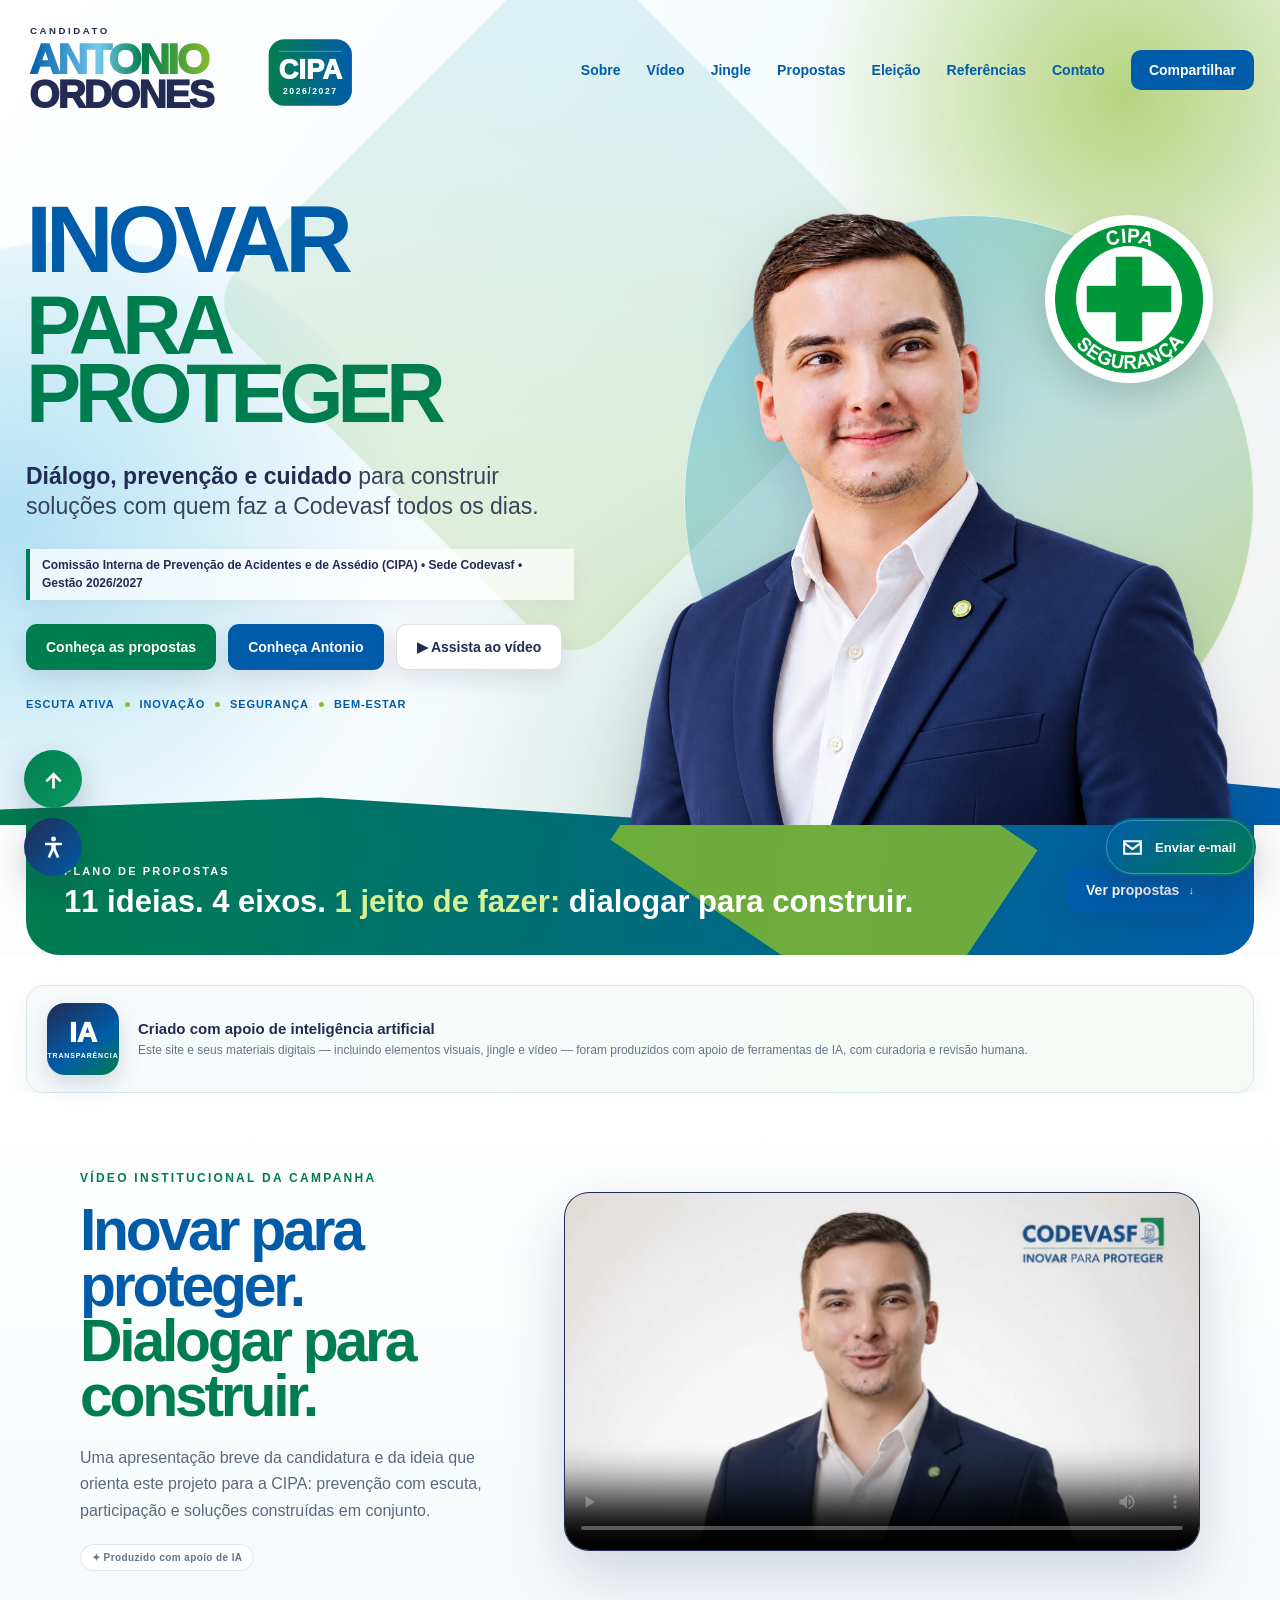
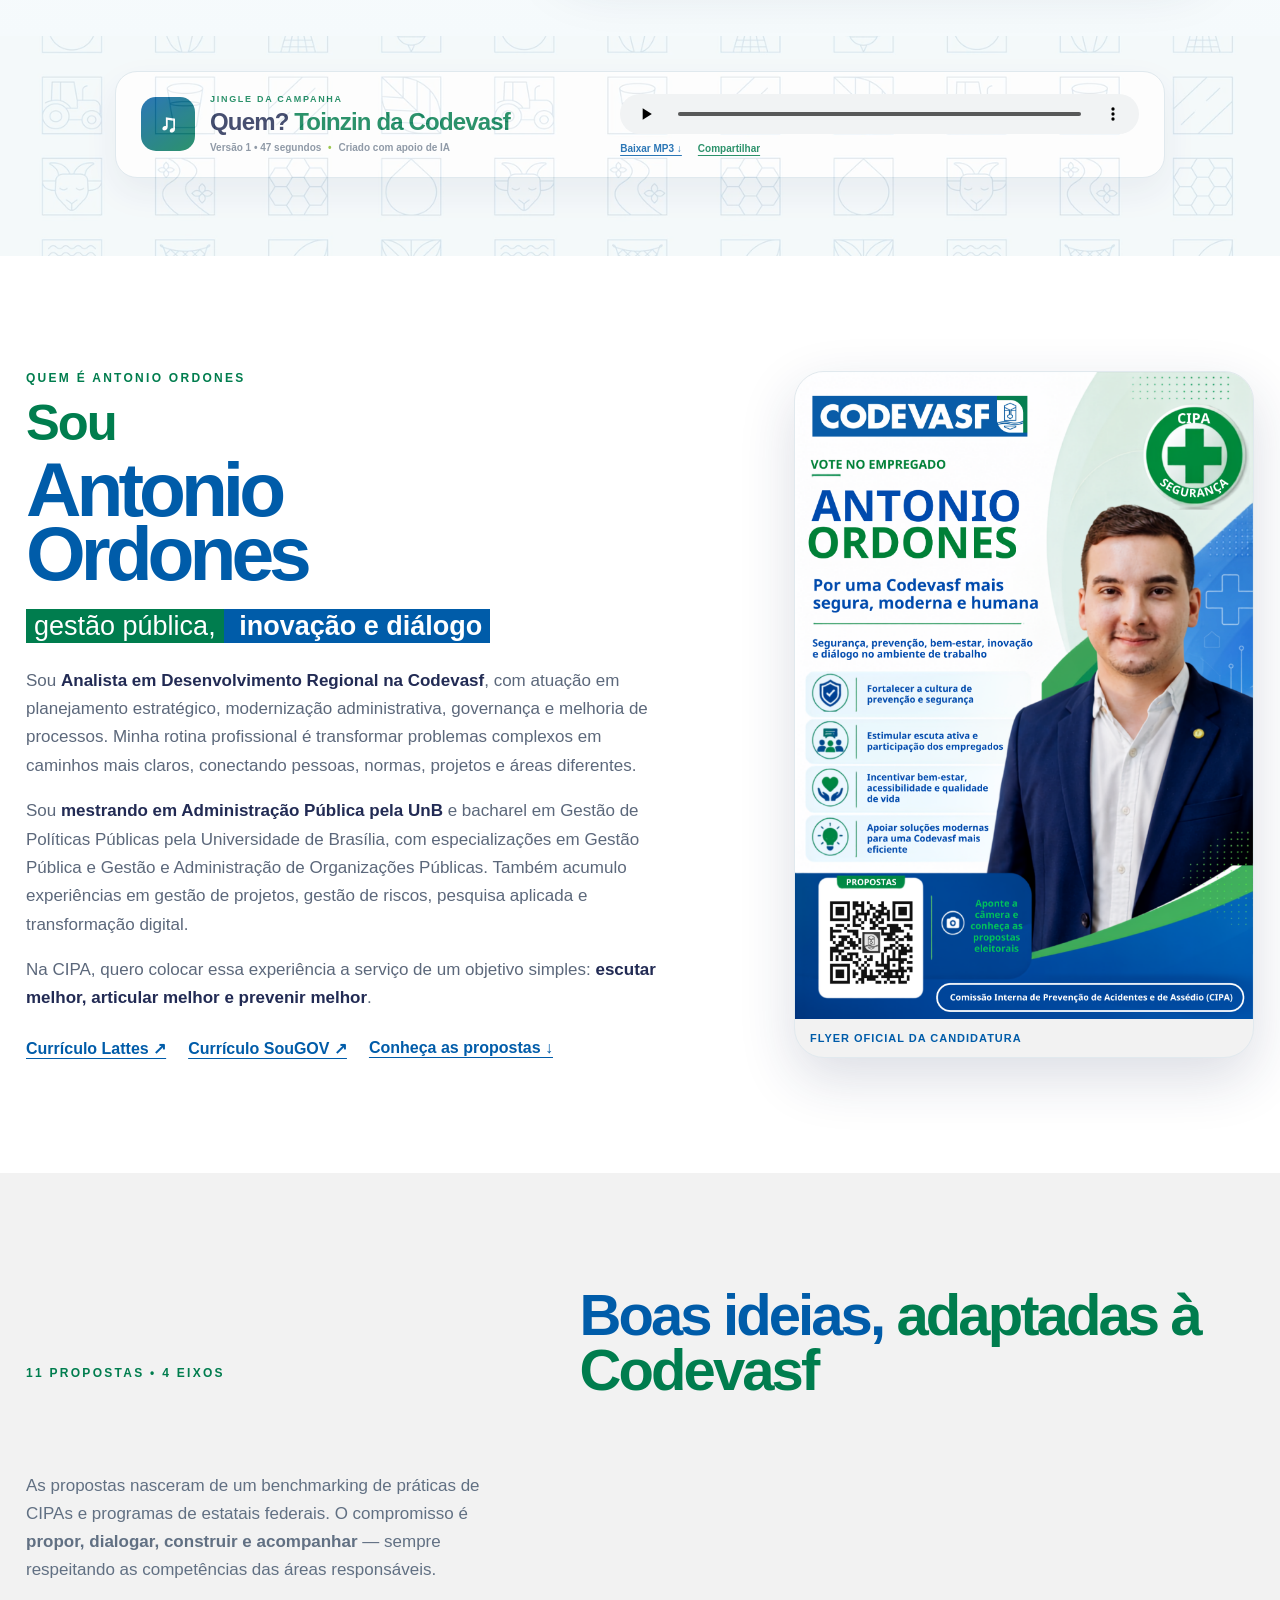
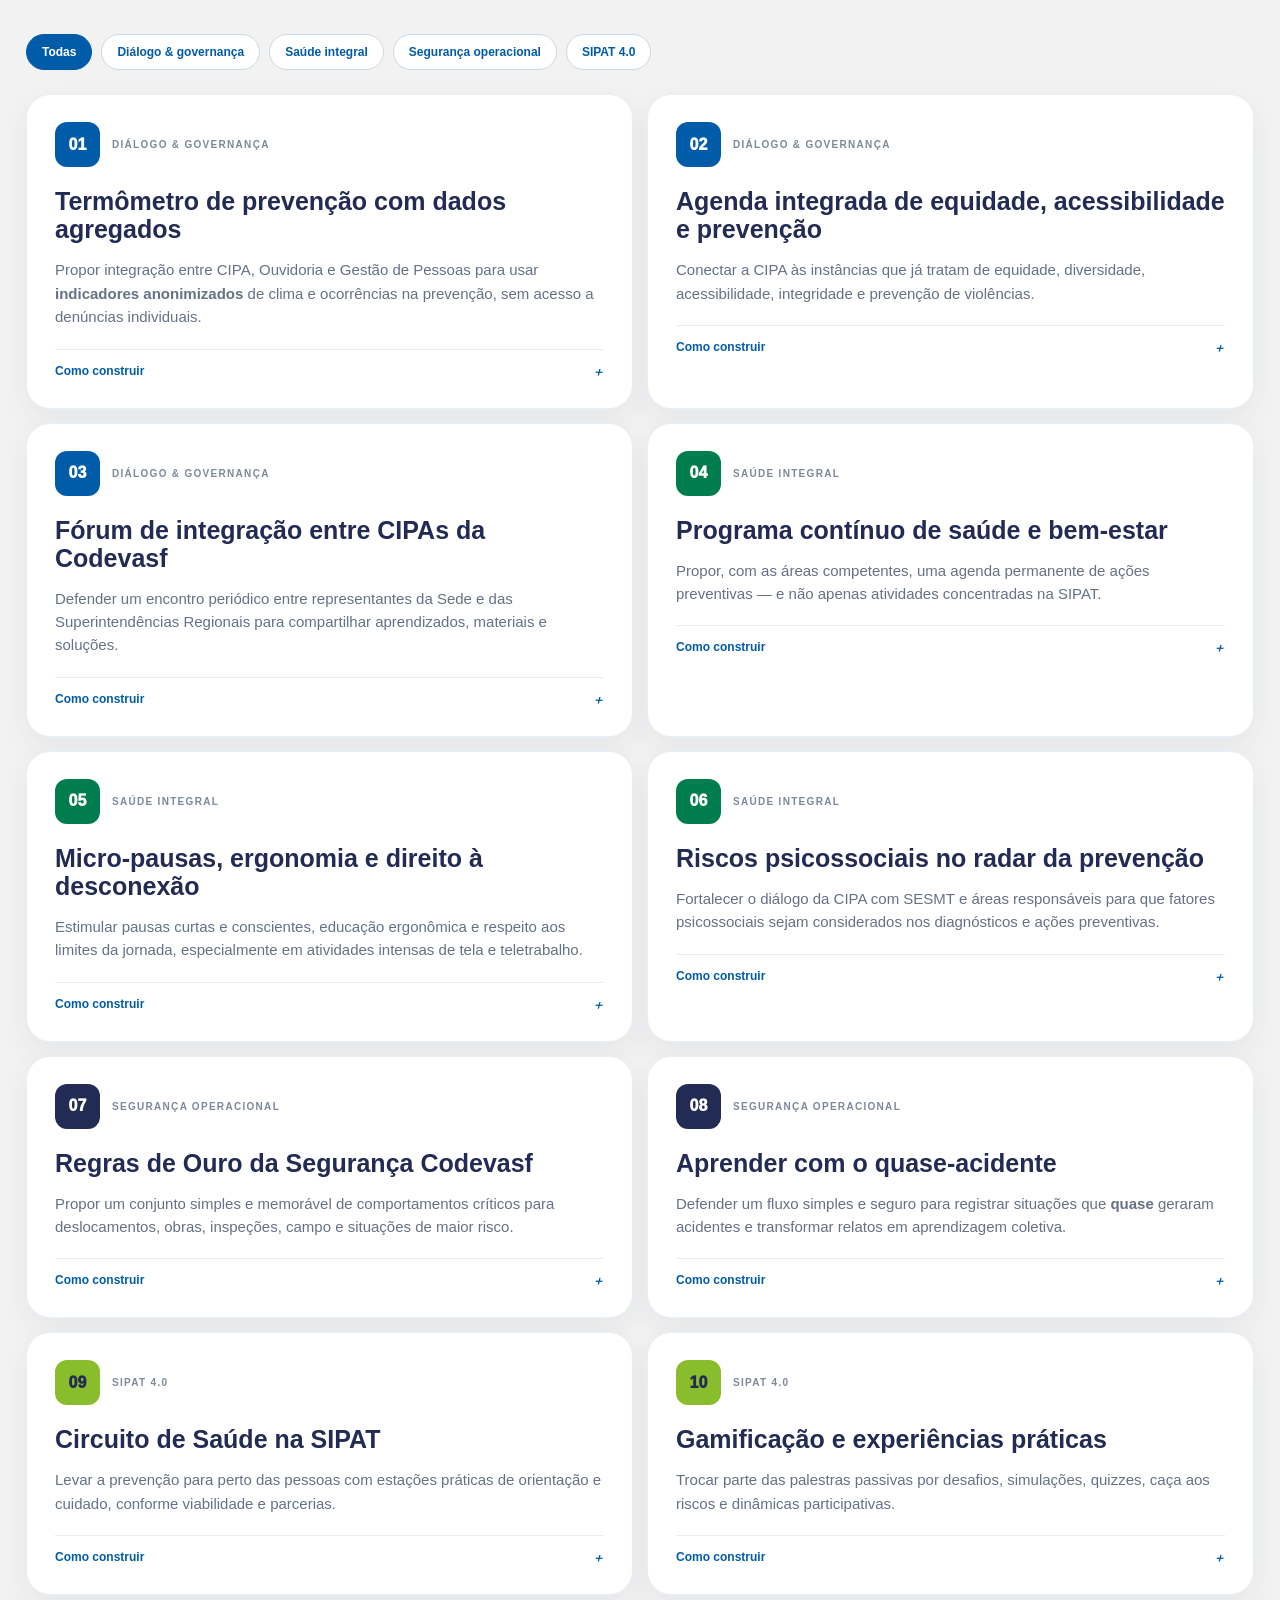
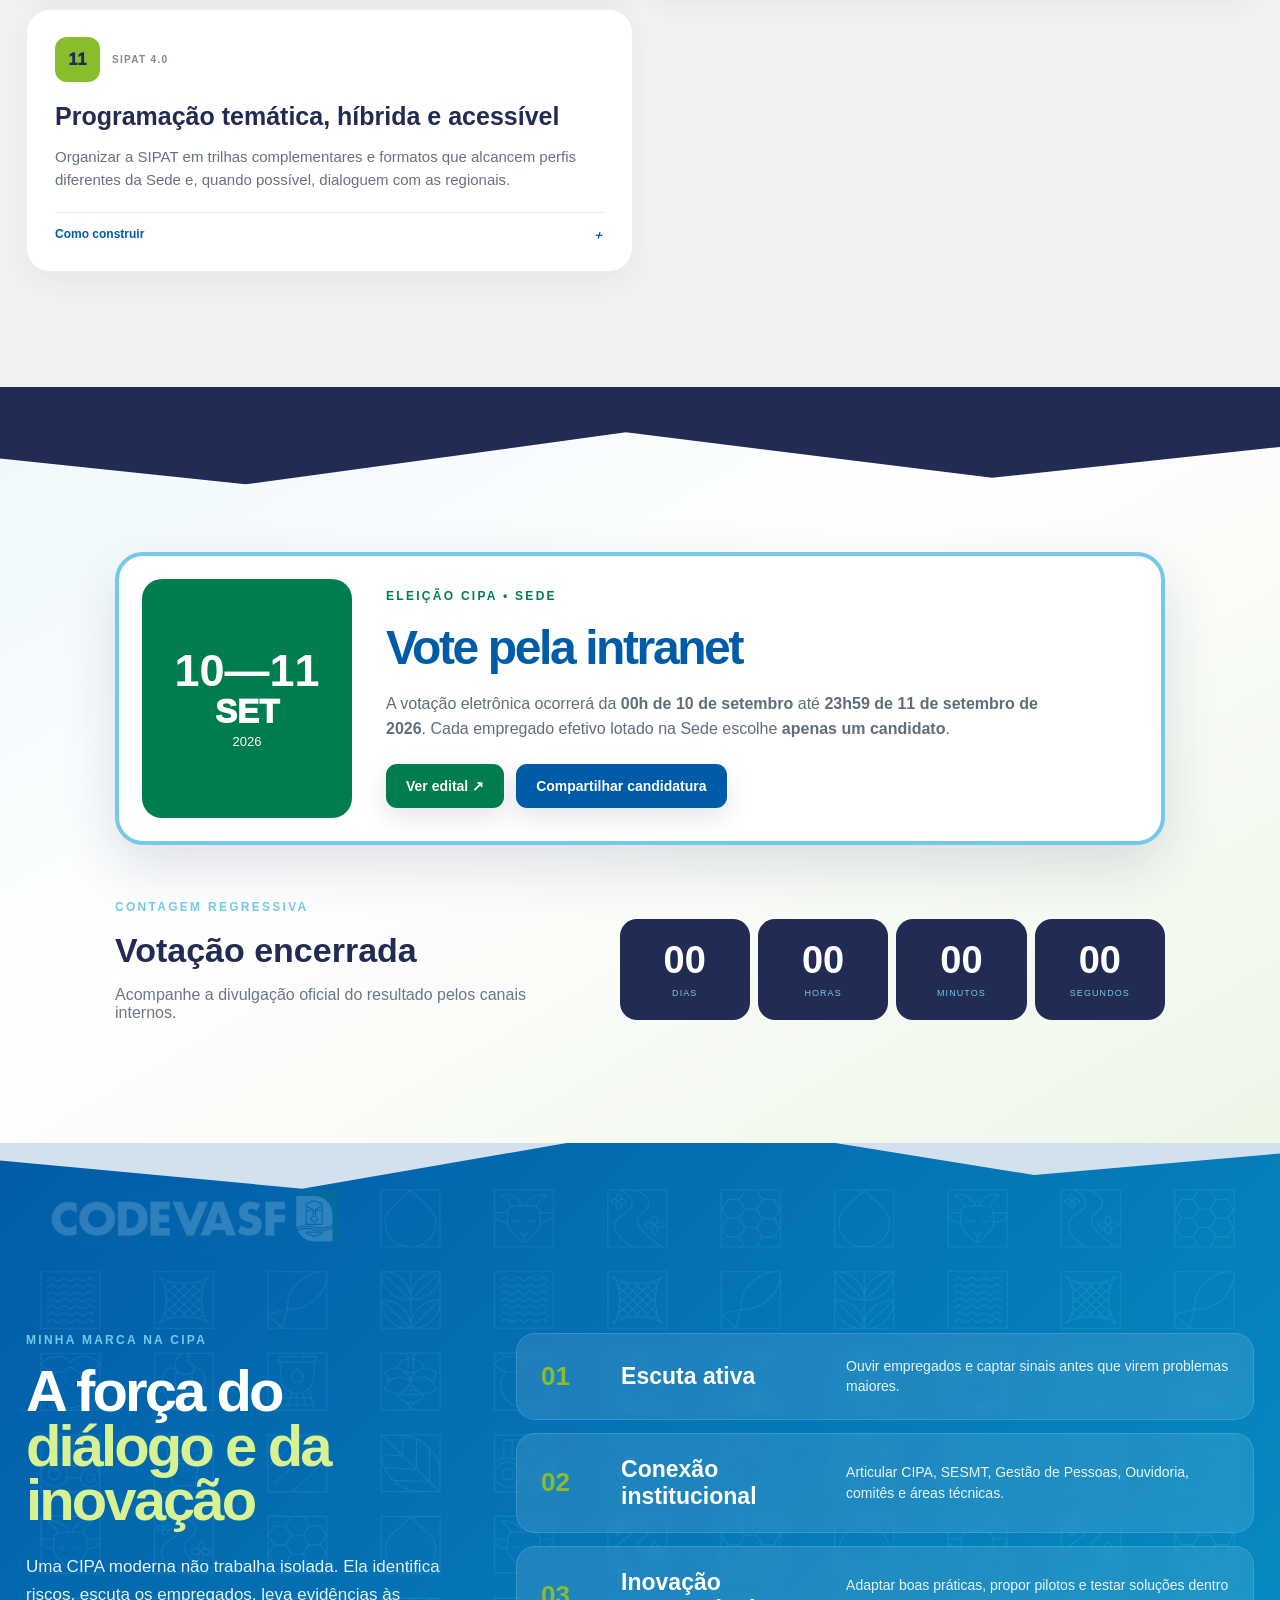
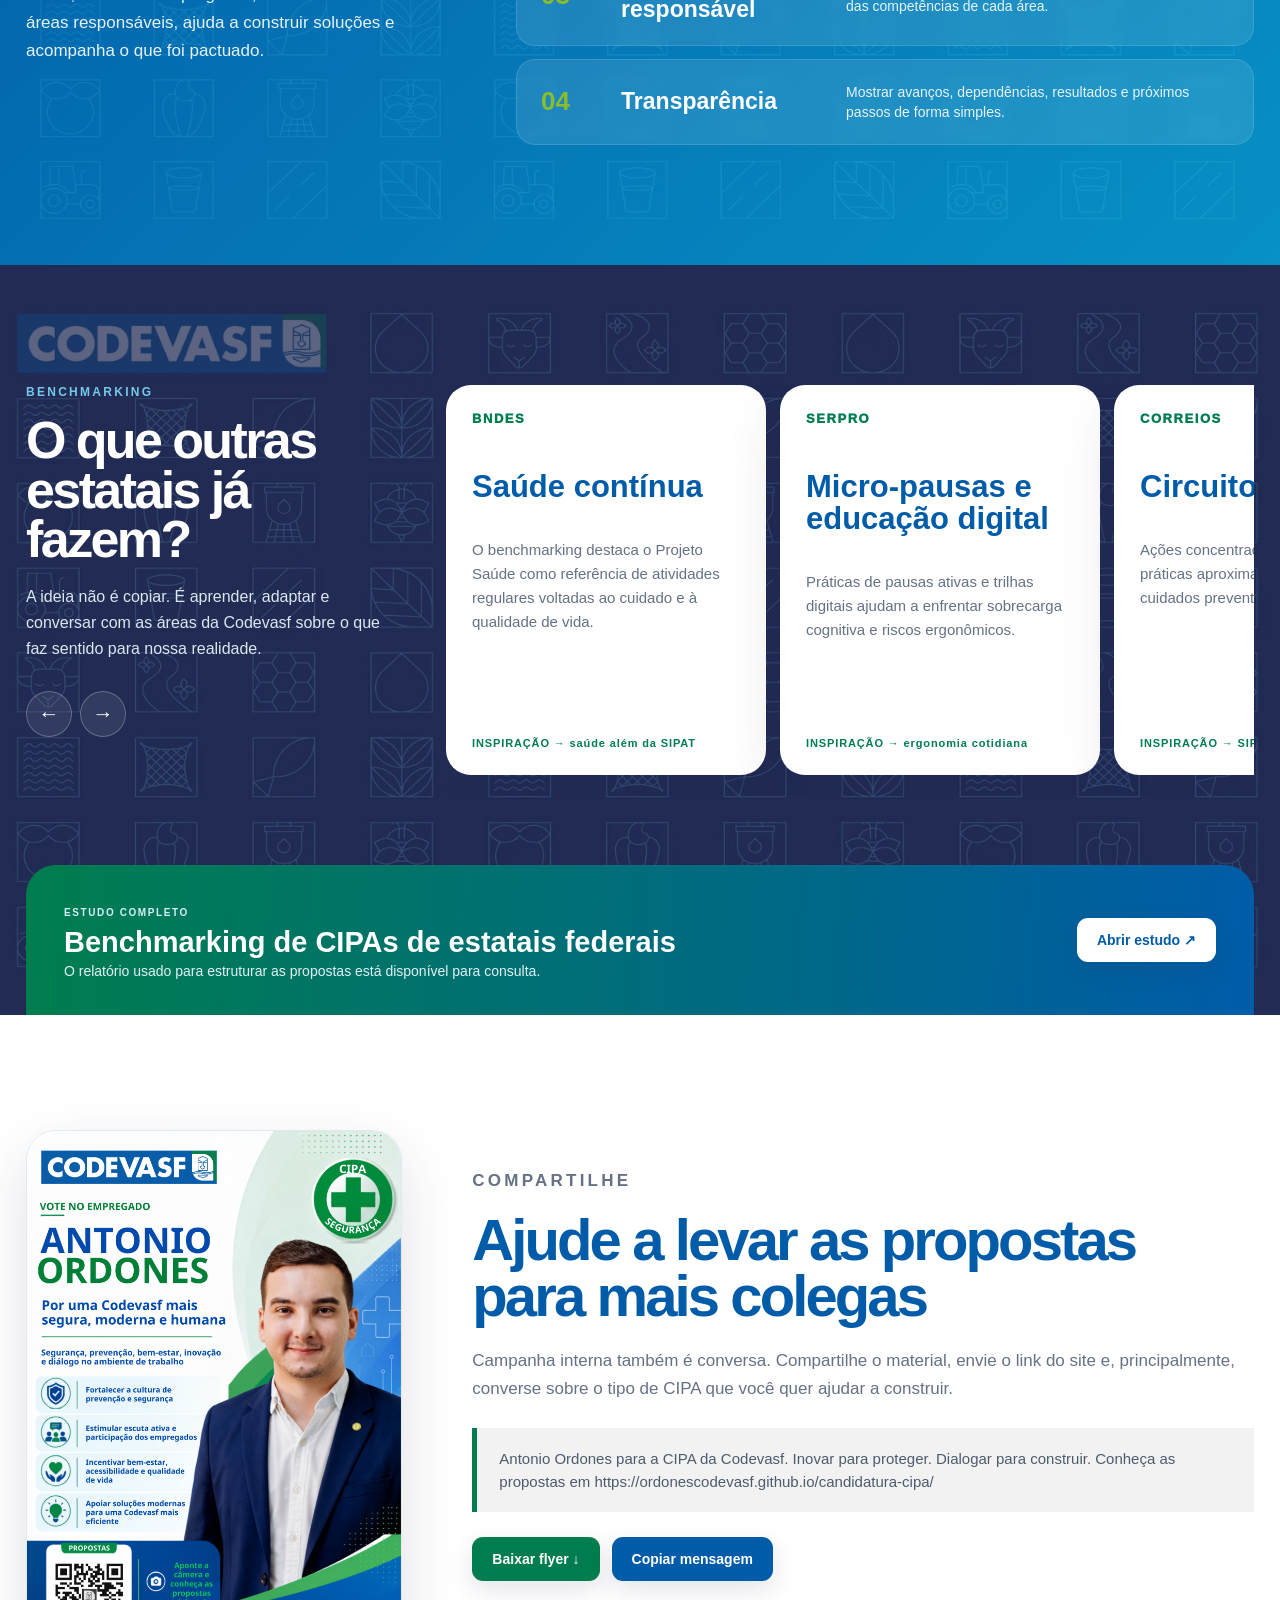
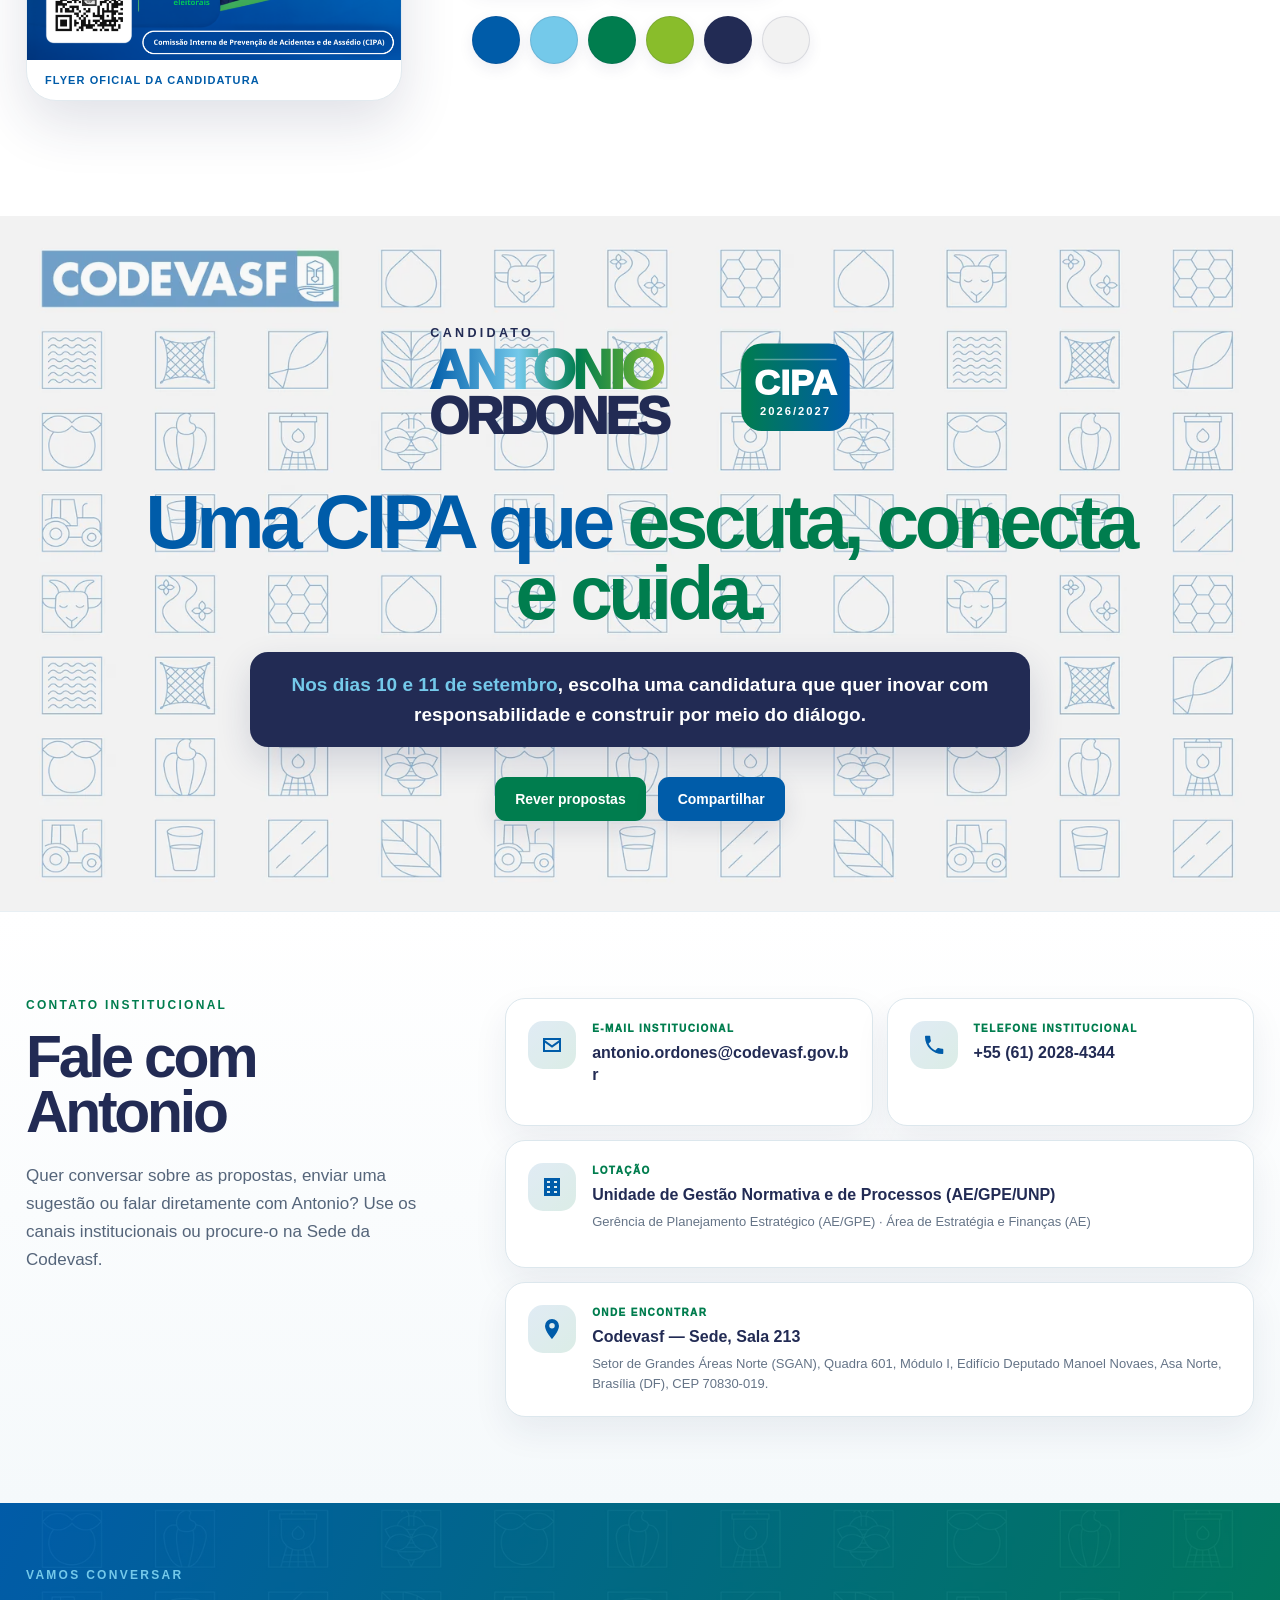
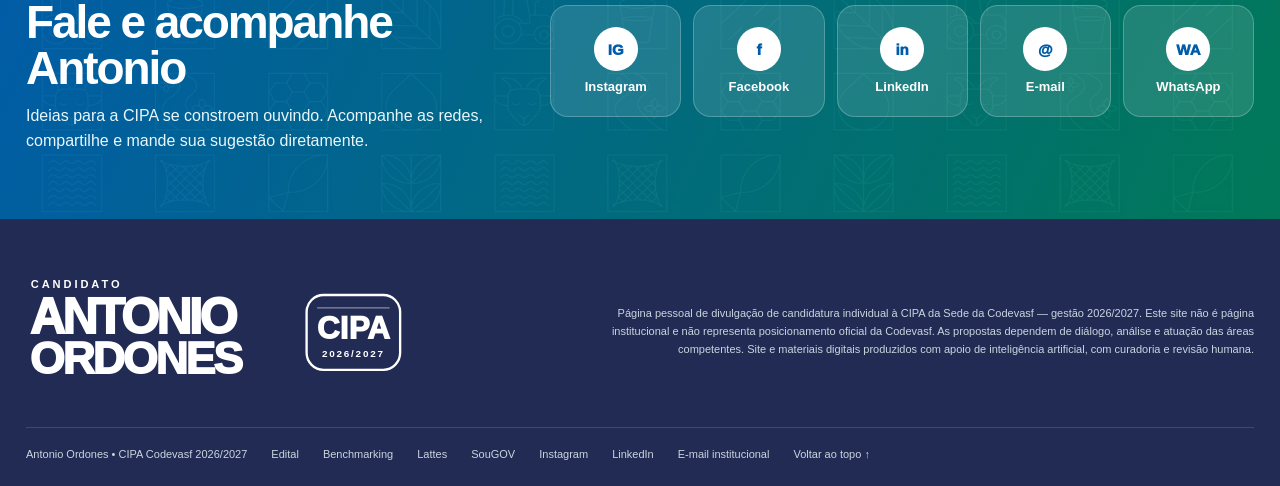
<file: index.html>
<!doctype html>
<html lang="pt-BR">
<head>
<meta charset="utf-8">
<meta name="viewport" content="width=device-width,initial-scale=1,viewport-fit=cover">
<meta name="theme-color" content="#005ca9">
<meta name="color-scheme" content="light">
<title>Candidato Antonio Ordones | CIPA Codevasf 2026/2027</title>
<meta name="description" content="Candidatura de Antonio Ordones à CIPA da Codevasf Sede 2026/2027. Inovação, diálogo, prevenção, saúde e segurança construídos com as áreas e com os empregados.">
<link rel="canonical" href="https://ordonescodevasf.github.io/candidatura-cipa/">
<meta property="og:type" content="website"><meta property="og:url" content="https://ordonescodevasf.github.io/candidatura-cipa/"><meta property="og:title" content="Candidato Antonio Ordones | CIPA Codevasf"><meta property="og:description" content="Inovar para proteger. Dialogar para construir."><meta property="og:image" content="https://ordonescodevasf.github.io/candidatura-cipa/assets/img/flyer-candidatura.webp">
<meta name="twitter:card" content="summary_large_image">
<link rel="icon" href="assets/img/favicon.svg" type="image/svg+xml">
<link rel="stylesheet" href="assets/css/app.css">
<script src="assets/js/app.js" defer></script>
</head>
<body>
<a class="skip-link" href="#conteudo">Ir para o conteúdo</a>
<div class="scroll-progress" aria-hidden="true"><span></span></div>

<main id="conteudo">
<section class="hero" id="inicio" aria-labelledby="hero-title">
  <div class="hero-art" aria-hidden="true"><span class="hero-blob hero-blob--sky"></span><span class="hero-blob hero-blob--lime"></span><span class="hero-blob hero-blob--green"></span><span class="hero-diamond"></span></div>
  <header class="site-header" aria-label="Cabeçalho principal">
    <a class="campaign-brand" href="#inicio" aria-label="Antonio Ordones, início"><img src="assets/img/marca-antonio.svg" alt="Candidato Antonio Ordones, CIPA 2026/2027"></a>
    <button class="menu-toggle" type="button" aria-expanded="false" aria-controls="main-nav"><span></span><span></span><span></span><b class="sr-only">Abrir menu</b></button>
    <nav class="main-nav" id="main-nav" aria-label="Navegação principal"><a href="#sobre">Sobre</a><a href="#video">Vídeo</a><a href="#jingle">Jingle</a><a href="#propostas">Propostas</a><a href="#eleicao">Eleição</a><a href="#referencias">Referências</a><a href="#contato">Contato</a><button class="nav-cta" type="button" data-share>Compartilhar</button></nav>
  </header>
  <div class="hero-inner">
    <div class="hero-copy reveal is-visible">
      <h1 id="hero-title"><span>INOVAR</span><span>PARA PROTEGER</span></h1>
      <p class="hero-lead"><strong>Diálogo, prevenção e cuidado</strong> para construir soluções com quem faz a Codevasf todos os dias.</p>
      <p class="hero-cipa-full">Comissão Interna de Prevenção de Acidentes e de Assédio (CIPA) • Sede Codevasf • Gestão 2026/2027</p>
      <div class="hero-actions"><a class="button button--green" href="#propostas">Conheça as propostas</a><a class="button button--blue" href="#sobre">Conheça Antonio</a><a class="button button--outline" href="#video">▶ Assista ao vídeo</a></div>
      <div class="hero-values" aria-label="Valores da candidatura"><span>escuta ativa</span><i></i><span>inovação</span><i></i><span>segurança</span><i></i><span>bem-estar</span></div>
    </div>
    <div class="hero-portrait-wrap reveal is-visible">
      <div class="portrait-halo" aria-hidden="true"></div>
      <img class="hero-portrait" src="assets/img/antonio-ordones.webp" alt="Antonio Ordones" width="1050" height="1312" fetchpriority="high">
      <div class="cipa-badge"><img src="assets/img/cipa-seguranca.webp" alt="Símbolo CIPA Segurança"></div>
    </div>
  </div>
</section>

<section class="plan-strip" aria-label="Plano de propostas"><div class="plan-strip__pattern" aria-hidden="true"></div><div class="plan-strip__inner reveal"><div><span>PLANO DE PROPOSTAS</span><h2>11 ideias. 4 eixos. <strong>1 jeito de fazer:</strong> dialogar para construir.</h2></div><a class="button button--blue" href="#propostas">Ver propostas <span aria-hidden="true">↓</span></a></div></section>



<section class="ai-transparency" aria-label="Transparência sobre uso de inteligência artificial">
  <div class="ai-transparency__inner reveal">
    <div class="ai-seal" aria-hidden="true"><span>IA</span><b>TRANSPARÊNCIA</b></div>
    <div class="ai-transparency__copy">
      <strong>Criado com apoio de inteligência artificial</strong>
      <p>Este site e seus materiais digitais — incluindo elementos visuais, jingle e vídeo — foram produzidos com apoio de ferramentas de IA, com curadoria e revisão humana.</p>
    </div>
  </div>
</section>

<section class="campaign-video section" id="video" aria-labelledby="video-title">
  <div class="video-shell reveal">
    <div class="video-copy">
      <p class="eyebrow">VÍDEO INSTITUCIONAL DA CAMPANHA</p>
      <h2 id="video-title">Inovar para proteger. <span>Dialogar para construir.</span></h2>
      <p>Uma apresentação breve da candidatura e da ideia que orienta este projeto para a CIPA: prevenção com escuta, participação e soluções construídas em conjunto.</p>
      <span class="media-ai-tag">✦ Produzido com apoio de IA</span>
    </div>
    <div class="video-frame">
      <video controls preload="metadata" playsinline poster="assets/img/video-institucional-poster.webp" aria-label="Vídeo institucional da campanha de Antonio Ordones para a CIPA">
        <source src="assets/video/video-institucional-campanha.mp4" type="video/mp4">
        Seu navegador não oferece suporte à reprodução de vídeo.
      </video>
    </div>
  </div>
</section>


<section class="jingle-section jingle-section--compact" id="jingle" aria-labelledby="jingle-title">
  <div class="jingle-compact reveal">
    <div class="jingle-compact__meta">
      <span class="jingle-mini-icon" aria-hidden="true">♫</span>
      <div>
        <p class="eyebrow">JINGLE DA CAMPANHA</p>
        <h2 id="jingle-title">Quem? <span>Toinzin da Codevasf</span></h2>
        <p class="jingle-meta-line">Versão 1 • 47 segundos <span>•</span> Criado com apoio de IA</p>
      </div>
    </div>
    <div class="jingle-compact__player">
      <audio controls preload="metadata" aria-label="Jingle Quem? Toinzin da Codevasf — Versão 1">
        <source src="assets/audio/quem-toinzin-da-codevasf-versao-1.mp3" type="audio/mpeg">
        Seu navegador não oferece suporte ao player de áudio.
      </audio>
      <div class="jingle-compact__actions">
        <a href="assets/audio/quem-toinzin-da-codevasf-versao-1.mp3" download>Baixar MP3 ↓</a>
        <button type="button" data-share>Compartilhar</button>
      </div>
    </div>
  </div>
</section>


<section class="about section" id="sobre" aria-labelledby="about-title">
  <div class="about-grid">
    <div class="about-copy reveal">
      <p class="eyebrow">QUEM É ANTONIO ORDONES</p>
      <h2 id="about-title"><span>Sou</span> Antonio<br>Ordones</h2>
      <p class="about-highlight"><em>gestão pública,</em><strong> inovação e diálogo</strong></p>
      <p>Sou <strong>Analista em Desenvolvimento Regional na Codevasf</strong>, com atuação em planejamento estratégico, modernização administrativa, governança e melhoria de processos. Minha rotina profissional é transformar problemas complexos em caminhos mais claros, conectando pessoas, normas, projetos e áreas diferentes.</p>
      <p>Sou <strong>mestrando em Administração Pública pela UnB</strong> e bacharel em Gestão de Políticas Públicas pela Universidade de Brasília, com especializações em Gestão Pública e Gestão e Administração de Organizações Públicas. Também acumulo experiências em gestão de projetos, gestão de riscos, pesquisa aplicada e transformação digital.</p>
      <p>Na CIPA, quero colocar essa experiência a serviço de um objetivo simples: <strong>escutar melhor, articular melhor e prevenir melhor</strong>.</p>
      <div class="about-links"><a href="http://lattes.cnpq.br/4301382762226121" target="_blank" rel="noopener">Currículo Lattes ↗</a><a href="https://curriculo.sougov.economia.gov.br/antonio-neto-1991045346" target="_blank" rel="noopener">Currículo SouGOV ↗</a><a href="#propostas">Conheça as propostas ↓</a></div>
    </div>
    <div class="about-visual reveal">
      <figure class="mini-flyer"><img src="assets/img/flyer-candidatura.webp" alt="Flyer atualizado da candidatura de Antonio Ordones à CIPA"><figcaption>Flyer oficial da candidatura</figcaption></figure>
    </div>
  </div>
</section>

<section class="proposals section" id="propostas" aria-labelledby="proposals-title">
  <div class="section-head reveal"><p class="eyebrow">11 PROPOSTAS • 4 EIXOS</p><h2 id="proposals-title">Boas ideias, <span>adaptadas à Codevasf</span></h2><p>As propostas nasceram de um benchmarking de práticas de CIPAs e programas de estatais federais. O compromisso é <strong>propor, dialogar, construir e acompanhar</strong> — sempre respeitando as competências das áreas responsáveis.</p></div>
  <div class="proposal-filters reveal" role="group" aria-label="Filtrar propostas"><button class="is-active" data-filter="all" aria-pressed="true">Todas</button><button data-filter="dialogo" aria-pressed="false">Diálogo & governança</button><button data-filter="saude" aria-pressed="false">Saúde integral</button><button data-filter="seguranca" aria-pressed="false">Segurança operacional</button><button data-filter="sipat" aria-pressed="false">SIPAT 4.0</button></div>
  <div class="proposal-grid">
    <article class="proposal-card reveal" data-axis="dialogo"><div class="proposal-meta"><span>01</span><b>DIÁLOGO & GOVERNANÇA</b></div><h3>Termômetro de prevenção com dados agregados</h3><p>Propor integração entre CIPA, Ouvidoria e Gestão de Pessoas para usar <strong>indicadores anonimizados</strong> de clima e ocorrências na prevenção, sem acesso a denúncias individuais.</p><details><summary>Como construir <i>＋</i></summary><div>Defender um fluxo periódico de tendências e indicadores, com sigilo preservado, para orientar campanhas, diálogos e ações preventivas nas áreas com maior necessidade.</div></details></article>
    <article class="proposal-card reveal" data-axis="dialogo"><div class="proposal-meta"><span>02</span><b>DIÁLOGO & GOVERNANÇA</b></div><h3>Agenda integrada de equidade, acessibilidade e prevenção</h3><p>Conectar a CIPA às instâncias que já tratam de equidade, diversidade, acessibilidade, integridade e prevenção de violências.</p><details><summary>Como construir <i>＋</i></summary><div>Propor calendário e ações conjuntas para evitar duplicidades, ampliar alcance e levar temas de prevenção a públicos diferentes, com linguagem acessível.</div></details></article>
    <article class="proposal-card reveal" data-axis="dialogo"><div class="proposal-meta"><span>03</span><b>DIÁLOGO & GOVERNANÇA</b></div><h3>Fórum de integração entre CIPAs da Codevasf</h3><p>Defender um encontro periódico entre representantes da Sede e das Superintendências Regionais para compartilhar aprendizados, materiais e soluções.</p><details><summary>Como construir <i>＋</i></summary><div>Começar com encontros virtuais simples e uma biblioteca compartilhada de boas práticas, respeitando a autonomia e a realidade de cada comissão.</div></details></article>

    <article class="proposal-card reveal" data-axis="saude"><div class="proposal-meta"><span>04</span><b>SAÚDE INTEGRAL</b></div><h3>Programa contínuo de saúde e bem-estar</h3><p>Propor, com as áreas competentes, uma agenda permanente de ações preventivas — e não apenas atividades concentradas na SIPAT.</p><details><summary>Como construir <i>＋</i></summary><div>Estudar viabilidade de atividades de ergonomia, alongamento, cuidado postural, saúde preventiva e qualidade de vida, aproveitando iniciativas existentes e parcerias.</div></details></article>
    <article class="proposal-card reveal" data-axis="saude"><div class="proposal-meta"><span>05</span><b>SAÚDE INTEGRAL</b></div><h3>Micro-pausas, ergonomia e direito à desconexão</h3><p>Estimular pausas curtas e conscientes, educação ergonômica e respeito aos limites da jornada, especialmente em atividades intensas de tela e teletrabalho.</p><details><summary>Como construir <i>＋</i></summary><div>Propor campanhas e ferramentas leves, construídas com Gestão de Pessoas, saúde ocupacional e TI, sem criar automatismos que prejudiquem rotinas essenciais.</div></details></article>
    <article class="proposal-card reveal" data-axis="saude"><div class="proposal-meta"><span>06</span><b>SAÚDE INTEGRAL</b></div><h3>Riscos psicossociais no radar da prevenção</h3><p>Fortalecer o diálogo da CIPA com SESMT e áreas responsáveis para que fatores psicossociais sejam considerados nos diagnósticos e ações preventivas.</p><details><summary>Como construir <i>＋</i></summary><div>Levar evidências, percepções e dados agregados para apoiar avaliações de sobrecarga, estresse, assédio, organização do trabalho e outros riscos, dentro do PGR e dos instrumentos cabíveis.</div></details></article>

    <article class="proposal-card reveal" data-axis="seguranca"><div class="proposal-meta"><span>07</span><b>SEGURANÇA OPERACIONAL</b></div><h3>Regras de Ouro da Segurança Codevasf</h3><p>Propor um conjunto simples e memorável de comportamentos críticos para deslocamentos, obras, inspeções, campo e situações de maior risco.</p><details><summary>Como construir <i>＋</i></summary><div>Elaborar em conjunto com SESMT e áreas operacionais, usando linguagem visual, exemplos reais e foco em direção segura, máquinas, água, animais peçonhentos e trabalho de campo.</div></details></article>
    <article class="proposal-card reveal" data-axis="seguranca"><div class="proposal-meta"><span>08</span><b>SEGURANÇA OPERACIONAL</b></div><h3>Aprender com o quase-acidente</h3><p>Defender um fluxo simples e seguro para registrar situações que <strong>quase</strong> geraram acidentes e transformar relatos em aprendizagem coletiva.</p><details><summary>Como construir <i>＋</i></summary><div>Em parceria com o SESMT, estruturar orientação de registro e retorno pedagógico, com foco preventivo e sem substituir os canais formais já existentes.</div></details></article>

    <article class="proposal-card reveal" data-axis="sipat"><div class="proposal-meta"><span>09</span><b>SIPAT 4.0</b></div><h3>Circuito de Saúde na SIPAT</h3><p>Levar a prevenção para perto das pessoas com estações práticas de orientação e cuidado, conforme viabilidade e parcerias.</p><details><summary>Como construir <i>＋</i></summary><div>Propor circuito com aferições e orientações preventivas, ergonomia, saúde visual, hábitos saudáveis e outros serviços definidos pelas áreas técnicas.</div></details></article>
    <article class="proposal-card reveal" data-axis="sipat"><div class="proposal-meta"><span>10</span><b>SIPAT 4.0</b></div><h3>Gamificação e experiências práticas</h3><p>Trocar parte das palestras passivas por desafios, simulações, quizzes, caça aos riscos e dinâmicas participativas.</p><details><summary>Como construir <i>＋</i></summary><div>Usar fotos e situações reais, jogos de identificação de riscos e atividades de tomada de decisão para aumentar participação e retenção do conteúdo.</div></details></article>
    <article class="proposal-card reveal" data-axis="sipat"><div class="proposal-meta"><span>11</span><b>SIPAT 4.0</b></div><h3>Programação temática, híbrida e acessível</h3><p>Organizar a SIPAT em trilhas complementares e formatos que alcancem perfis diferentes da Sede e, quando possível, dialoguem com as regionais.</p><details><summary>Como construir <i>＋</i></summary><div>Combinar segurança operacional, saúde mental, prevenção ao assédio, educação financeira, diversidade, sustentabilidade e qualidade de vida, com acessibilidade e recursos híbridos.</div></details></article>
  </div>
</section>

<section class="election" id="eleicao" aria-labelledby="election-title">
  <div class="election-wave" aria-hidden="true"></div>
  <div class="election-card reveal"><div class="election-date"><strong>10—11</strong><span>SET</span><small>2026</small></div><div class="election-copy"><p class="eyebrow">ELEIÇÃO CIPA • SEDE</p><h2 id="election-title">Vote pela intranet</h2><p>A votação eletrônica ocorrerá da <strong>00h de 10 de setembro</strong> até <strong>23h59 de 11 de setembro de 2026</strong>. Cada empregado efetivo lotado na Sede escolhe <strong>apenas um candidato</strong>.</p><div class="election-actions"><a class="button button--green" href="assets/docs/edital-cipa-codevasf-2026-2027.pdf" target="_blank" rel="noopener">Ver edital ↗</a><button class="button button--blue" type="button" data-share>Compartilhar candidatura</button></div></div></div>
  <div class="countdown-wrap reveal"><div class="countdown-copy"><p class="eyebrow eyebrow--light">CONTAGEM REGRESSIVA</p><h3 data-countdown-title>Faltam poucos dias para votar</h3><p data-countdown-note>A eleição será realizada no ambiente da intranet.</p></div><div class="countdown" aria-live="polite"><span><strong data-days>--</strong><small>dias</small></span><span><strong data-hours>--</strong><small>horas</small></span><span><strong data-minutes>--</strong><small>minutos</small></span><span><strong data-seconds>--</strong><small>segundos</small></span></div></div>
</section>

<section class="manifesto" id="atuacao" aria-labelledby="manifesto-title">
  <div class="manifesto-pattern" aria-hidden="true"></div>
  <div class="manifesto-inner">
    <div class="manifesto-copy reveal"><p class="eyebrow eyebrow--light">MINHA MARCA NA CIPA</p><h2 id="manifesto-title">A força do <span>diálogo e da inovação</span></h2><p>Uma CIPA moderna não trabalha isolada. Ela identifica riscos, escuta os empregados, leva evidências às áreas responsáveis, ajuda a construir soluções e acompanha o que foi pactuado.</p></div>
    <div class="manifesto-list">
      <article class="reveal"><b>01</b><h3>Escuta ativa</h3><p>Ouvir empregados e captar sinais antes que virem problemas maiores.</p></article>
      <article class="reveal"><b>02</b><h3>Conexão institucional</h3><p>Articular CIPA, SESMT, Gestão de Pessoas, Ouvidoria, comitês e áreas técnicas.</p></article>
      <article class="reveal"><b>03</b><h3>Inovação responsável</h3><p>Adaptar boas práticas, propor pilotos e testar soluções dentro das competências de cada área.</p></article>
      <article class="reveal"><b>04</b><h3>Transparência</h3><p>Mostrar avanços, dependências, resultados e próximos passos de forma simples.</p></article>
    </div>
  </div>
</section>

<section class="references" id="referencias" aria-labelledby="references-title">
  <div class="references-pattern" aria-hidden="true"></div>
  <div class="references-inner">
    <div class="references-intro reveal"><p class="eyebrow eyebrow--light">BENCHMARKING</p><h2 id="references-title">O que outras estatais já fazem?</h2><p>A ideia não é copiar. É aprender, adaptar e conversar com as áreas da Codevasf sobre o que faz sentido para nossa realidade.</p><div class="carousel-actions"><button type="button" data-carousel-prev aria-label="Referência anterior">←</button><button type="button" data-carousel-next aria-label="Próxima referência">→</button></div></div>
    <div class="reference-scroller" data-carousel><div class="reference-track">
      <article class="reference-card"><span>BNDES</span><h3>Saúde contínua</h3><p>O benchmarking destaca o Projeto Saúde como referência de atividades regulares voltadas ao cuidado e à qualidade de vida.</p><b>INSPIRAÇÃO → saúde além da SIPAT</b></article>
      <article class="reference-card"><span>SERPRO</span><h3>Micro-pausas e educação digital</h3><p>Práticas de pausas ativas e trilhas digitais ajudam a enfrentar sobrecarga cognitiva e riscos ergonômicos.</p><b>INSPIRAÇÃO → ergonomia cotidiana</b></article>
      <article class="reference-card"><span>CORREIOS</span><h3>Circuito de Saúde</h3><p>Ações concentradas em estações práticas aproximam orientações e cuidados preventivos dos empregados.</p><b>INSPIRAÇÃO → SIPAT mais prática</b></article>
      <article class="reference-card"><span>PETROBRAS / CHESF</span><h3>Regras claras de segurança</h3><p>Ambientes operacionais complexos usam princípios memoráveis, capacitação e percepção de risco para prevenir eventos graves.</p><b>INSPIRAÇÃO → Regras de Ouro</b></article>
      <article class="reference-card"><span>EMBRAPA / CONAB</span><h3>Capilaridade e sustentabilidade</h3><p>O estudo ressalta a importância de políticas que alcancem unidades dispersas e integrem segurança, qualidade de vida e sustentabilidade.</p><b>INSPIRAÇÃO → rede nacional</b></article>
      <article class="reference-card"><span>BANCO DO BRASIL</span><h3>Integridade e prevenção</h3><p>Boas práticas de proteção, não retaliação e leitura de riscos organizacionais reforçam a atuação preventiva.</p><b>INSPIRAÇÃO → diálogo com governança</b></article>
    </div></div>
  </div>
  <div class="reference-download reveal"><div><span>ESTUDO COMPLETO</span><h3>Benchmarking de CIPAs de estatais federais</h3><p>O relatório usado para estruturar as propostas está disponível para consulta.</p></div><a class="button button--light" href="assets/docs/benchmarking-cipa-estatais-federais.pdf" target="_blank" rel="noopener">Abrir estudo ↗</a></div>
</section>

<section class="materials section" id="materiais" aria-labelledby="materials-title">
  <div class="materials-grid">
    <figure class="poster-card reveal"><img src="assets/img/flyer-candidatura.webp" alt="Flyer da candidatura à CIPA"><figcaption>Flyer oficial da candidatura</figcaption></figure>
    <div class="materials-copy reveal"><p class="eyebrow">COMPARTILHE</p><h2 id="materials-title">Ajude a levar as propostas para mais colegas</h2><p>Campanha interna também é conversa. Compartilhe o material, envie o link do site e, principalmente, converse sobre o tipo de CIPA que você quer ajudar a construir.</p><div class="share-text" data-share-text>Antonio Ordones para a CIPA da Codevasf. Inovar para proteger. Dialogar para construir. Conheça as propostas em https://ordonescodevasf.github.io/candidatura-cipa/</div><div class="materials-actions"><a class="button button--green" href="assets/img/flyer-candidatura.webp" download="flyer-antonio-ordones-cipa.webp">Baixar flyer ↓</a><button class="button button--blue" type="button" data-copy-share>Copiar mensagem</button></div><div class="palette" aria-label="Paleta visual da candidatura"><i style="--c:#005ca9"></i><i style="--c:#74c9ea"></i><i style="--c:#007d4e"></i><i style="--c:#89bd2b"></i><i style="--c:#222b54"></i><i style="--c:#f2f2f2"></i></div></div>
  </div>
</section>

<section class="final-cta"><div class="final-pattern" aria-hidden="true"></div><div class="final-inner reveal"><img src="assets/img/marca-antonio.svg" alt="Antonio Ordones CIPA 2026/2027"><h2>Uma CIPA que <span>escuta, conecta e cuida.</span></h2><p class="final-message"><strong>Nos dias 10 e 11 de setembro</strong>, escolha uma candidatura que quer inovar com responsabilidade e construir por meio do diálogo.</p><div><a class="button button--green" href="#propostas">Rever propostas</a><button class="button button--blue" type="button" data-share>Compartilhar</button></div></div></section>
</main>


<section class="contact-section" id="contato" aria-labelledby="contact-title">
  <div class="contact-section__inner reveal">
    <div class="contact-intro">
      <p class="eyebrow">CONTATO INSTITUCIONAL</p>
      <h2 id="contact-title">Fale com Antonio</h2>
      <p>Quer conversar sobre as propostas, enviar uma sugestão ou falar diretamente com Antonio? Use os canais institucionais ou procure-o na Sede da Codevasf.</p>
    </div>
    <div class="contact-grid">
      <a class="contact-card contact-card--link" href="mailto:antonio.ordones@codevasf.gov.br?subject=CIPA%20Codevasf%20-%20mensagem%20para%20Antonio%20Ordones" aria-label="Enviar e-mail institucional para Antonio Ordones">
        <span class="contact-icon" aria-hidden="true"><svg viewBox="0 0 24 24" focusable="false"><path d="M3 5h18v14H3V5Zm2 2v.2l7 5.1 7-5.1V7H5Zm14 10V9.7l-7 5.1-7-5.1V17h14Z"/></svg></span>
        <span><small>E-MAIL INSTITUCIONAL</small><strong>antonio.ordones@codevasf.gov.br</strong></span>
      </a>
      <a class="contact-card contact-card--link" href="tel:+556120284344" aria-label="Ligar para o telefone institucional de Antonio Ordones">
        <span class="contact-icon" aria-hidden="true"><svg viewBox="0 0 24 24" focusable="false"><path d="M6.6 10.8c1.5 2.9 3.8 5.2 6.7 6.7l2.2-2.2c.3-.3.7-.4 1.1-.2 1.2.4 2.4.6 3.7.6.6 0 1 .4 1 1V20c0 .6-.4 1-1 1C10.8 21 3 13.2 3 3.7c0-.6.4-1 1-1h3.3c.6 0 1 .4 1 1 0 1.3.2 2.5.6 3.7.1.4 0 .8-.2 1.1l-2.1 2.3Z"/></svg></span>
        <span><small>TELEFONE INSTITUCIONAL</small><strong>+55 (61) 2028-4344</strong></span>
      </a>
      <div class="contact-card contact-card--wide">
        <span class="contact-icon" aria-hidden="true"><svg viewBox="0 0 24 24" focusable="false"><path d="M4 3h16v18H4V3Zm3 3v2h3V6H7Zm7 0v2h3V6h-3ZM7 11v2h3v-2H7Zm7 0v2h3v-2h-3ZM7 16v2h3v-2H7Zm7 0v2h3v-2h-3Z"/></svg></span>
        <span><small>LOTAÇÃO</small><strong>Unidade de Gestão Normativa e de Processos (AE/GPE/UNP)</strong><p>Gerência de Planejamento Estratégico (AE/GPE) · Área de Estratégia e Finanças (AE)</p></span>
      </div>
      <div class="contact-card contact-card--wide">
        <span class="contact-icon" aria-hidden="true"><svg viewBox="0 0 24 24" focusable="false"><path d="M12 2a7 7 0 0 0-7 7c0 5.2 7 13 7 13s7-7.8 7-13a7 7 0 0 0-7-7Zm0 9.5A2.5 2.5 0 1 1 12 6a2.5 2.5 0 0 1 0 5.5Z"/></svg></span>
        <span><small>ONDE ENCONTRAR</small><strong>Codevasf — Sede, Sala 213</strong><p>Setor de Grandes Áreas Norte (SGAN), Quadra 601, Módulo I, Edifício Deputado Manoel Novaes, Asa Norte, Brasília (DF), CEP 70830-019.</p></span>
      </div>
    </div>
  </div>
</section>

<section class="social-strip" id="redes" aria-labelledby="social-title"><div class="social-strip__inner reveal"><div><p class="eyebrow eyebrow--light">VAMOS CONVERSAR</p><h2 id="social-title">Fale e acompanhe Antonio</h2><p>Ideias para a CIPA se constroem ouvindo. Acompanhe as redes, compartilhe e mande sua sugestão diretamente.</p></div><nav class="social-links" aria-label="Redes sociais de Antonio Ordones"><a href="https://www.instagram.com/antonio_ordones?igsi=Z2Iwb2o2MWFuOHU5&utm_source=qr" target="_blank" rel="noopener noreferrer" aria-label="Instagram de Antonio Ordones"><span>IG</span><b>Instagram</b></a><a href="https://www.facebook.com/share/1DY4R3tovf/?mibextid=wwXIfr" target="_blank" rel="noopener noreferrer" aria-label="Facebook de Antonio Ordones"><span>f</span><b>Facebook</b></a><a href="https://www.linkedin.com/in/antonioordones" target="_blank" rel="noopener noreferrer" aria-label="LinkedIn de Antonio Ordones"><span>in</span><b>LinkedIn</b></a><a href="mailto:antonio.ordones@codevasf.gov.br?subject=CIPA%20Codevasf%20-%20mensagem%20para%20Antonio%20Ordones" aria-label="E-mail institucional de Antonio Ordones"><span>@</span><b>E-mail</b></a><a href="https://wa.me/5562981062212" target="_blank" rel="noopener noreferrer" aria-label="WhatsApp de Antonio Ordones"><span>WA</span><b>WhatsApp</b></a></nav></div></section>
<footer class="site-footer"><div class="footer-top"><div><img class="footer-campaign" src="assets/img/marca-antonio-branca.svg" alt="Candidato Antonio Ordones, CIPA 2026/2027"></div><div class="footer-disclaimer"><p>Página pessoal de divulgação de candidatura individual à CIPA da Sede da Codevasf — gestão 2026/2027. Este site não é página institucional e não representa posicionamento oficial da Codevasf. As propostas dependem de diálogo, análise e atuação das áreas competentes. Site e materiais digitais produzidos com apoio de inteligência artificial, com curadoria e revisão humana.</p></div></div><div class="footer-bottom"><span>Antonio Ordones • CIPA Codevasf 2026/2027</span><a href="assets/docs/edital-cipa-codevasf-2026-2027.pdf" target="_blank" rel="noopener">Edital</a><a href="assets/docs/benchmarking-cipa-estatais-federais.pdf" target="_blank" rel="noopener">Benchmarking</a><a href="http://lattes.cnpq.br/4301382762226121" target="_blank" rel="noopener">Lattes</a><a href="https://curriculo.sougov.economia.gov.br/antonio-neto-1991045346" target="_blank" rel="noopener">SouGOV</a><a href="https://www.instagram.com/antonio_ordones?igsi=Z2Iwb2o2MWFuOHU5&utm_source=qr" target="_blank" rel="noopener">Instagram</a><a href="https://www.linkedin.com/in/antonioordones" target="_blank" rel="noopener">LinkedIn</a><a href="mailto:antonio.ordones@codevasf.gov.br?subject=CIPA%20Codevasf%20-%20mensagem%20para%20Antonio%20Ordones">E-mail institucional</a><a href="#inicio">Voltar ao topo ↑</a></div></footer>


<div class="floating-tools" aria-label="Ferramentas de navegação e acessibilidade">
  <button class="floating-tool floating-top" type="button" data-back-to-top aria-label="Voltar ao início da página" title="Voltar ao início" hidden>
    <svg viewBox="0 0 24 24" aria-hidden="true" focusable="false"><path d="M12 5.6 4.8 12.8l1.7 1.7 4.3-4.3V20h2.4v-9.8l4.3 4.3 1.7-1.7L12 5.6Z"/></svg>
    <span class="floating-label">Voltar ao início</span>
  </button>
  <button class="floating-tool floating-accessibility" type="button" data-accessibility-toggle aria-expanded="false" aria-controls="accessibility-panel" aria-label="Abrir opções de acessibilidade" title="Acessibilidade">
    <svg viewBox="0 0 24 24" aria-hidden="true" focusable="false"><path d="M12 2.2a2.2 2.2 0 1 1 0 4.4 2.2 2.2 0 0 1 0-4.4ZM4.5 7.7h15v2.2H14v3.2l3.2 7.4-2.2.9-3-6.8-3 6.8-2.2-.9 3.2-7.4V9.9H4.5V7.7Z"/></svg>
    <span class="floating-label">Acessibilidade</span>
  </button>
</div>
<div class="accessibility-panel" id="accessibility-panel" role="dialog" aria-modal="false" aria-labelledby="accessibility-title" hidden>
  <div class="accessibility-panel__head">
    <div><small>FERRAMENTAS</small><strong id="accessibility-title">Acessibilidade</strong></div>
    <button type="button" class="accessibility-close" data-accessibility-close aria-label="Fechar opções de acessibilidade">×</button>
  </div>
  <div class="accessibility-options">
    <button type="button" data-a11y="contrast" aria-pressed="false"><span>◐</span><b>Alto contraste</b></button>
    <button type="button" data-a11y="links" aria-pressed="false"><span>↗</span><b>Destacar links</b></button>
    <button type="button" data-a11y="motion" aria-pressed="false"><span>Ⅱ</span><b>Reduzir movimento</b></button>
    <button type="button" class="accessibility-reset" data-a11y-reset><span>↺</span><b>Restaurar padrão</b></button>
  </div>
  <p>As preferências ficam salvas neste navegador.</p>
</div>

<a class="floating-email" href="mailto:antonio.ordones@codevasf.gov.br?subject=CIPA%20Codevasf%20-%20mensagem%20para%20Antonio%20Ordones" aria-label="Enviar e-mail para Antonio Ordones">
  <svg viewBox="0 0 24 24" aria-hidden="true" focusable="false"><path d="M3 5h18v14H3V5Zm2 2v.2l7 5.1 7-5.1V7H5Zm14 10V9.7l-7 5.1-7-5.1V17h14Z"/></svg>
  <span>Enviar e-mail</span>
</a>
<div class="toast" role="status" aria-live="polite"></div>
</body></html>
</file>
<file: assets/css/app.css>
*{box-sizing:border-box}html{scroll-behavior:smooth;scroll-padding-top:88px}body{margin:0;color:#222b54;background:#fff;font-family:Rawline,"Trebuchet MS",Arial,sans-serif;-webkit-font-smoothing:antialiased;overflow-x:hidden}button,a{font:inherit;color:inherit}a{color:inherit}.sr-only{position:absolute;width:1px;height:1px;padding:0;margin:-1px;overflow:hidden;clip:rect(0,0,0,0);white-space:nowrap;border:0}.skip-link{position:fixed;left:18px;top:12px;transform:translateY(-150%);z-index:99999;background:#222b54;color:white;padding:10px 14px;border-radius:9px;text-decoration:none}.skip-link:focus{transform:none}.scroll-progress{position:fixed;top:0;left:0;width:100%;height:4px;z-index:9999;background:transparent}.scroll-progress span{display:block;height:100%;width:0;background:linear-gradient(90deg,#005ca9,#74c9ea,#007d4e,#89bd2b)}
:root{--blue:#005ca9;--sky:#74c9ea;--green:#007d4e;--lime:#89bd2b;--navy:#222b54;--off:#f2f2f2;--white:#fff;--ink:#222b54;--muted:#64748b;--line:#dce6ec;--content:1320px;--shadow:0 22px 55px rgba(34,43,84,.14)}
.hero{min-height:780px;background:linear-gradient(125deg,#fff 0%,#f6fbfd 45%,#f2f2f2 100%);position:relative;overflow:hidden}.hero:after{content:"";position:absolute;left:0;right:0;bottom:0;height:150px;background:linear-gradient(90deg,var(--green),var(--blue));clip-path:polygon(0 86%,25% 78%,54% 94%,78% 54%,100% 72%,100% 100%,0 100%);z-index:1}.hero-art{position:absolute;inset:0;pointer-events:none}.hero-blob{position:absolute;border-radius:999px;filter:blur(1px);opacity:.72}.hero-blob--sky{width:700px;height:700px;background:radial-gradient(circle at 40% 40%,rgba(116,201,234,.75),rgba(116,201,234,0) 67%);left:-270px;bottom:-110px}.hero-blob--lime{width:650px;height:650px;background:radial-gradient(circle,rgba(137,189,43,.82),rgba(137,189,43,0) 68%);right:-170px;top:-230px}.hero-blob--green{width:760px;height:760px;background:radial-gradient(circle,rgba(0,125,78,.28),rgba(0,125,78,0) 70%);right:100px;bottom:-370px}.hero-diamond{position:absolute;right:35%;top:5%;width:520px;height:520px;background:linear-gradient(135deg,rgba(116,201,234,.23),rgba(137,189,43,.2));transform:rotate(45deg);border-radius:48px}.site-header{position:relative;z-index:20;max-width:var(--content);margin:auto;min-height:106px;padding:22px 26px;display:flex;align-items:center;justify-content:space-between;gap:28px}.campaign-brand img{display:block;width:330px;height:auto}.main-nav{display:flex;align-items:center;gap:26px;font-size:14px;font-weight:800;color:var(--blue)}.main-nav a{text-decoration:none;position:relative}.main-nav a:after{content:"";position:absolute;left:0;right:100%;bottom:-6px;height:3px;background:var(--green);transition:.2s}.main-nav a:hover:after{right:0}.nav-cta{border:0;background:var(--blue);color:#fff;border-radius:10px;padding:12px 18px;font-weight:850;cursor:pointer}.menu-toggle{display:none;border:0;background:transparent;width:46px;height:46px;position:relative}.menu-toggle span{position:absolute;left:9px;width:28px;height:3px;border-radius:9px;background:var(--navy)}.menu-toggle span:nth-child(1){top:13px}.menu-toggle span:nth-child(2){top:22px}.menu-toggle span:nth-child(3){top:31px}
.hero-inner{position:relative;z-index:3;max-width:var(--content);min-height:665px;margin:auto;padding:30px 26px 0;display:grid;grid-template-columns:1.04fr .96fr;align-items:center}.hero-copy{padding:30px 0 120px}.eyebrow{font-size:12px;font-weight:900;letter-spacing:.19em;color:var(--green);margin:0 0 17px}.eyebrow--light{color:var(--sky)}.hero h1{font-size:clamp(72px,7.35vw,113px);line-height:.82;letter-spacing:-.068em;margin:0;max-width:760px}.hero h1 span{display:block}.hero h1 span:first-child{color:var(--blue)}.hero h1 span:last-child{color:var(--green);font-size:.88em;margin-top:14px}.hero-lead{font-size:23px;line-height:1.3;max-width:660px;margin:34px 0 28px;color:#35445d}.hero-lead strong{color:var(--navy)}.hero-actions,.election-actions,.materials-actions,.final-inner>div{display:flex;gap:12px;flex-wrap:wrap}.button{display:inline-flex;align-items:center;justify-content:center;gap:9px;border:0;border-radius:11px;padding:14px 20px;font-size:14px;font-weight:900;text-decoration:none;cursor:pointer;box-shadow:0 9px 24px rgba(34,43,84,.12);transition:transform .18s,box-shadow .18s}.button:hover{transform:translateY(-2px);box-shadow:0 14px 30px rgba(34,43,84,.17)}.button--green{background:var(--green);color:#fff}.button--blue{background:var(--blue);color:#fff}.button--light{background:#fff;color:var(--blue)}.hero-values{display:flex;align-items:center;gap:10px;margin-top:28px;color:var(--blue);font-size:11px;font-weight:900;letter-spacing:.08em;text-transform:uppercase}.hero-values i{width:5px;height:5px;border-radius:50%;background:var(--lime)}.hero-portrait-wrap{height:660px;align-self:end;position:relative;display:flex;align-items:flex-end;justify-content:flex-end}.portrait-halo{position:absolute;width:570px;height:570px;bottom:45px;border-radius:50%;background:linear-gradient(145deg,rgba(116,201,234,.76),rgba(0,125,78,.2) 55%,rgba(137,189,43,.5));box-shadow:inset 0 0 0 1px rgba(255,255,255,.7)}.hero-portrait{position:relative;z-index:3;height:650px;width:auto;max-width:800px;object-fit:contain;object-position:right bottom;filter:drop-shadow(0 22px 27px rgba(34,43,84,.18))}.cipa-badge{position:absolute;z-index:4;right:6%;top:45px;width:168px;height:168px;border-radius:50%;background:#fff;box-shadow:0 15px 34px rgba(34,43,84,.16);display:grid;place-items:center}.cipa-badge img{width:148px;height:148px;object-fit:contain}
.plan-strip{position:relative;z-index:7;background:#fff;padding:0 26px}.plan-strip__pattern{position:absolute;inset:0;background:url('../img/pattern-light.webp') center/cover;opacity:.18}.plan-strip__inner{position:relative;max-width:var(--content);margin:-5px auto 0;background:linear-gradient(100deg,var(--green),var(--blue));border-radius:0 0 34px 34px;min-height:130px;padding:25px 38px;display:flex;align-items:center;justify-content:space-between;color:#fff;overflow:hidden}.plan-strip__inner:after{content:"";position:absolute;width:360px;height:230px;right:250px;top:-95px;background:var(--lime);opacity:.8;transform:rotate(34deg)}.plan-strip__inner>div,.plan-strip__inner>a{position:relative;z-index:2}.plan-strip__inner span{font-size:11px;font-weight:900;letter-spacing:.19em}.plan-strip h2{font-size:31px;margin:5px 0 0}.plan-strip h2 strong{color:#d8f293}
.section{padding:115px max(26px,calc((100vw - var(--content))/2))}.about{background:#fff}.about-grid{display:grid;grid-template-columns:1.08fr .72fr;gap:78px;align-items:center}.about-copy h2{font-size:clamp(62px,6vw,92px);line-height:.84;letter-spacing:-.065em;margin:0;color:var(--blue)}.about-copy h2 span{display:block;color:var(--green);font-size:.66em;letter-spacing:-.04em;margin-bottom:12px}.about-highlight{font-size:27px;margin:25px 0}.about-highlight em{font-style:normal;color:#fff;background:var(--green);padding:2px 8px}.about-highlight strong{color:#fff!important;background:var(--blue);padding:2px 8px}.about-copy>p:not(.eyebrow):not(.about-highlight){font-size:17px;line-height:1.67;color:#5c687b;max-width:650px}.about-copy strong{color:var(--navy)}.about-links{display:flex;gap:22px;flex-wrap:wrap;margin-top:26px}.about-links a{font-weight:900;color:var(--blue);text-underline-offset:4px}.about-visual{display:flex;justify-content:center;align-items:center}.mini-flyer{margin:0;width:min(100%,500px);border-radius:30px;overflow:hidden;background:var(--off);display:flex;flex-direction:column;box-shadow:0 20px 55px rgba(34,43,84,.16);border:1px solid #e1e9ee}.mini-flyer img{width:100%;height:auto;display:block;object-fit:contain}.mini-flyer figcaption{padding:13px 15px;font-size:11px;font-weight:900;color:var(--blue);text-transform:uppercase;letter-spacing:.09em}
.manifesto{position:relative;background:linear-gradient(135deg,var(--blue),#079dcb);color:#fff;padding:120px max(26px,calc((100vw - var(--content))/2));overflow:hidden}.manifesto:before{content:"";position:absolute;top:-70px;left:-5%;width:110%;height:170px;background:#fff;clip-path:polygon(0 0,100% 0,100% 44%,78% 60%,54% 28%,26% 68%,0 48%)}.manifesto-pattern{position:absolute;inset:0;background:url('../img/pattern-blue.webp') center/cover;opacity:.18}.manifesto-inner{position:relative;z-index:2;display:grid;grid-template-columns:.72fr 1.28fr;gap:75px;align-items:start}.manifesto-copy{padding-top:70px}.manifesto-copy h2{font-size:58px;line-height:.94;letter-spacing:-.05em;margin:0 0 25px}.manifesto-copy h2 span{color:#d8f293}.manifesto-copy p:not(.eyebrow){font-size:17px;line-height:1.65;color:#e5f2f8}.manifesto-list{display:grid;gap:13px;padding-top:70px}.manifesto-list article{display:grid;grid-template-columns:65px 210px 1fr;gap:15px;align-items:center;background:rgba(255,255,255,.1);border:1px solid rgba(255,255,255,.13);border-radius:19px;padding:22px 24px;backdrop-filter:blur(4px)}.manifesto-list b{font-size:26px;color:var(--lime)}.manifesto-list h3{font-size:23px;margin:0}.manifesto-list p{margin:0;font-size:14px;line-height:1.45;color:#e7f4f9}
.proposals{background:var(--off)}.section-head{display:grid;grid-template-columns:.83fr 1.17fr;gap:75px;align-items:end}.section-head h2{font-size:58px;line-height:.94;margin:0;color:var(--blue);letter-spacing:-.05em}.section-head h2 span{color:var(--green)}.section-head>p:last-child{font-size:17px;line-height:1.65;color:#617083;margin:0}.proposal-filters{display:flex;gap:9px;flex-wrap:wrap;margin:50px 0 24px}.proposal-filters button{border:1px solid #cad8e1;background:#fff;color:var(--blue);border-radius:999px;padding:10px 15px;font-size:12px;font-weight:900;cursor:pointer}.proposal-filters button.is-active{background:var(--blue);color:#fff;border-color:var(--blue)}.proposal-grid{display:grid;grid-template-columns:repeat(2,minmax(0,1fr));gap:14px}.proposal-card{background:#fff;border-radius:24px;padding:27px 28px;box-shadow:0 10px 30px rgba(34,43,84,.06);border:1px solid rgba(0,92,169,.09);transition:.2s}.proposal-card:hover{transform:translateY(-3px);box-shadow:0 18px 38px rgba(34,43,84,.1)}.proposal-card[hidden]{display:none}.proposal-meta{display:flex;align-items:center;gap:12px}.proposal-meta span{width:45px;height:45px;border-radius:12px;background:var(--blue);color:#fff;display:grid;place-items:center;font-weight:950}.proposal-card[data-axis="dialogo"] .proposal-meta span{background:var(--blue)}.proposal-card[data-axis="saude"] .proposal-meta span{background:var(--green)}.proposal-card[data-axis="seguranca"] .proposal-meta span{background:var(--navy)}.proposal-card[data-axis="sipat"] .proposal-meta span{background:var(--lime);color:var(--navy)}.proposal-meta b{font-size:10px;letter-spacing:.13em;color:#7d8998}.proposal-card h3{font-size:25px;line-height:1.12;margin:20px 0 12px;color:var(--navy)}.proposal-card>p{font-size:15px;line-height:1.56;color:#657185;margin-bottom:20px}.proposal-card details{border-top:1px solid #e7edf1;padding-top:14px}.proposal-card summary{cursor:pointer;list-style:none;font-size:12px;font-weight:900;color:var(--blue);display:flex;justify-content:space-between}.proposal-card summary::-webkit-details-marker{display:none}.proposal-card details div{padding:14px 0 0;font-size:14px;line-height:1.55;color:#677386}
.references{position:relative;background:var(--navy);color:#fff;padding:120px max(26px,calc((100vw - var(--content))/2)) 0;overflow:hidden}.references-pattern{position:absolute;inset:0;background:url('../img/pattern-navy.webp') center/cover;opacity:.27}.references-inner{position:relative;z-index:2;display:grid;grid-template-columns:360px 1fr;gap:60px;align-items:start}.references-intro h2{font-size:52px;line-height:.95;letter-spacing:-.05em;margin:0 0 20px}.references-intro>p:not(.eyebrow){font-size:16px;line-height:1.6;color:#dbe7ef}.carousel-actions{display:flex;gap:8px;margin-top:30px}.carousel-actions button{width:46px;height:46px;border:1px solid rgba(255,255,255,.25);background:rgba(255,255,255,.08);color:#fff;border-radius:50%;font-size:21px;cursor:pointer}.reference-scroller{overflow-x:auto;scrollbar-width:none;padding-bottom:20px}.reference-scroller::-webkit-scrollbar{display:none}.reference-track{display:flex;gap:14px;width:max-content}.reference-card{width:320px;min-height:390px;background:#fff;color:var(--navy);border-radius:25px;padding:26px;display:flex;flex-direction:column;box-shadow:var(--shadow)}.reference-card>span{font-size:13px;font-weight:950;letter-spacing:.12em;color:var(--green)}.reference-card h3{font-size:31px;line-height:1.03;margin:45px 0 20px;color:var(--blue)}.reference-card p{font-size:15px;line-height:1.6;color:#657185}.reference-card b{margin-top:auto;font-size:11px;color:var(--green);letter-spacing:.08em}.reference-download{position:relative;z-index:2;max-width:var(--content);margin:70px auto 0;background:linear-gradient(95deg,var(--green),var(--blue));min-height:150px;border-radius:30px 30px 0 0;padding:30px 38px;display:flex;justify-content:space-between;align-items:center;gap:30px}.reference-download span{font-size:10px;letter-spacing:.16em;font-weight:900;color:#d5f0fa}.reference-download h3{font-size:29px;margin:6px 0 4px}.reference-download p{margin:0;color:#dff2f7;font-size:14px}
.election{position:relative;padding:165px max(26px,calc((100vw - var(--content))/2)) 105px;background:linear-gradient(150deg,#eef8fb,#fff 44%,#eef6e8);overflow:hidden}.election-wave{position:absolute;top:0;left:-5%;width:110%;height:130px;background:var(--navy);clip-path:polygon(0 0,100% 0,100% 41%,75% 70%,49% 35%,22% 75%,0 50%)}.election-card{max-width:1050px;margin:auto;display:grid;grid-template-columns:210px 1fr;gap:34px;background:#fff;border:4px solid var(--sky);border-radius:28px;padding:23px;box-shadow:var(--shadow)}.election-date{background:var(--green);border-radius:20px;color:#fff;min-height:200px;display:flex;flex-direction:column;align-items:center;justify-content:center}.election-date strong{font-size:45px;line-height:1}.election-date span{font-size:33px;font-weight:950}.election-date small{font-size:13px;margin-top:3px}.election-copy{padding:10px 10px 10px 0}.election-copy h2{font-size:48px;letter-spacing:-.05em;color:var(--blue);margin:0 0 12px}.election-copy>p:not(.eyebrow){font-size:16px;line-height:1.6;color:#5f6d7d;max-width:690px}.election-actions{margin-top:22px}.countdown-wrap{max-width:1050px;margin:55px auto 0;display:grid;grid-template-columns:1fr 1.2fr;gap:50px;align-items:center}.countdown-copy h3{font-size:34px;margin:0 0 8px;color:var(--navy)}.countdown-copy p:last-child{color:#697789}.countdown{display:grid;grid-template-columns:repeat(4,1fr);gap:8px}.countdown span{background:var(--navy);color:#fff;border-radius:17px;padding:20px 9px;text-align:center}.countdown strong{display:block;font-size:38px}.countdown small{font-size:9px;text-transform:uppercase;letter-spacing:.12em;color:var(--sky)}
.materials{background:#fff}.materials-grid{display:grid;grid-template-columns:.65fr 1.35fr;gap:70px;align-items:center}.poster-card{margin:0;border-radius:30px;overflow:hidden;background:#fff;box-shadow:var(--shadow);border:1px solid #e2eaef}.poster-card img{display:block;width:100%;height:auto}.poster-card figcaption{padding:14px 18px;font-size:11px;text-transform:uppercase;letter-spacing:.1em;font-weight:900;color:var(--blue)}.materials-copy h2{font-size:58px;line-height:.95;letter-spacing:-.05em;margin:0 0 24px;color:var(--blue)}.materials-copy>p{font-size:17px;line-height:1.65;color:#657185}.share-text{margin:25px 0;border-left:5px solid var(--green);background:var(--off);padding:19px 22px;font-size:15px;line-height:1.55;color:#4c5b6d}.palette{display:flex;gap:10px;margin-top:35px}.palette i{width:48px;height:48px;border-radius:50%;background:var(--c);border:1px solid rgba(34,43,84,.12);box-shadow:0 5px 15px rgba(34,43,84,.08)}
.final-cta{position:relative;background:var(--off);padding:105px 26px 90px;text-align:center;overflow:hidden}.final-pattern{position:absolute;inset:0;background:url('../img/pattern-light.webp') center/cover;opacity:.55}.final-inner{position:relative;z-index:2;max-width:1000px;margin:auto}.final-inner>img{width:430px;max-width:90%;margin-bottom:35px}.final-inner h2{font-size:clamp(48px,6vw,78px);line-height:.92;letter-spacing:-.06em;margin:0;color:var(--blue)}.final-inner h2 span{color:var(--green)}.final-inner>p{font-size:19px;color:#5f6d7d;margin:25px auto 30px;max-width:780px}.final-inner .final-message{background:var(--navy);color:#fff;border-radius:18px;padding:18px 24px;font-weight:750;line-height:1.55;box-shadow:0 14px 34px rgba(34,43,84,.16)}.final-inner .final-message strong{color:var(--sky)}.final-inner>div{justify-content:center}.social-strip{background:linear-gradient(115deg,var(--blue),var(--green));color:#fff;padding:65px max(26px,calc((100vw - var(--content))/2));position:relative;overflow:hidden}.social-strip:before{content:"";position:absolute;inset:0;background:url('../img/pattern-blue.webp') center/cover;opacity:.12}.social-strip__inner{position:relative;z-index:2;display:grid;grid-template-columns:.8fr 1.2fr;gap:55px;align-items:center}.social-strip h2{font-size:46px;line-height:1;margin:0 0 13px;letter-spacing:-.045em}.social-strip p:not(.eyebrow){margin:0;max-width:520px;color:#e9f7fb;line-height:1.55}.social-links{display:grid;grid-template-columns:repeat(4,1fr);gap:12px}.social-links a{min-height:112px;border-radius:18px;background:rgba(255,255,255,.12);border:1px solid rgba(255,255,255,.23);display:flex;flex-direction:column;align-items:center;justify-content:center;text-decoration:none;gap:8px;font-size:13px;font-weight:900;transition:.18s}.social-links a:hover{transform:translateY(-3px);background:rgba(255,255,255,.2)}.social-links span{width:44px;height:44px;border-radius:50%;display:grid;place-items:center;background:#fff;color:var(--blue);font-weight:950;font-size:15px}.social-links b{color:#fff}.site-footer{background:var(--navy);color:#fff;padding:55px max(26px,calc((100vw - var(--content))/2)) 26px}.footer-top{display:grid;grid-template-columns:.8fr 1.2fr;gap:55px;align-items:center}.footer-campaign{width:380px;max-width:100%}.footer-disclaimer{text-align:right}.footer-disclaimer p{font-size:11px;line-height:1.65;color:#c9d5df;max-width:650px;margin:0 0 0 auto}.footer-bottom{border-top:1px solid rgba(255,255,255,.14);margin-top:38px;padding-top:20px;display:flex;gap:24px;flex-wrap:wrap;font-size:11px;color:#c9d5df}.footer-bottom a{text-decoration:none}.footer-bottom a:hover{color:#fff}.toast{position:fixed;left:50%;bottom:26px;transform:translate(-50%,20px);opacity:0;pointer-events:none;background:var(--navy);color:white;padding:12px 16px;border-radius:12px;box-shadow:var(--shadow);z-index:99999;transition:.22s;font-size:13px}.toast.is-visible{opacity:1;transform:translate(-50%,0)}
.reveal{opacity:0;transform:translateY(18px);transition:opacity .65s ease,transform .65s ease}.reveal.is-visible{opacity:1;transform:none}

.contact-section{background:linear-gradient(180deg,#fff 0%,#f5f9fb 100%);padding:86px max(26px,calc((100vw - var(--content))/2));border-top:1px solid #e8eff3}
.contact-section__inner{display:grid;grid-template-columns:.72fr 1.28fr;gap:58px;align-items:start}
.contact-intro h2{font-size:clamp(44px,4.6vw,66px);line-height:.94;letter-spacing:-.055em;margin:0 0 22px;color:var(--navy)}
.contact-intro>p:not(.eyebrow){font-size:17px;line-height:1.65;color:#55657a;max-width:500px;margin:0}
.contact-grid{display:grid;grid-template-columns:repeat(2,minmax(0,1fr));gap:14px}
.contact-card{min-height:128px;background:#fff;border:1px solid #dce7ed;border-radius:20px;padding:22px;display:flex;gap:16px;align-items:flex-start;box-shadow:0 15px 35px rgba(34,43,84,.07);text-decoration:none;color:var(--navy)}
.contact-card--link{transition:transform .18s,box-shadow .18s,border-color .18s}
.contact-card--link:hover{transform:translateY(-3px);box-shadow:0 20px 40px rgba(34,43,84,.11);border-color:rgba(0,92,169,.35)}
.contact-card--wide{grid-column:1/-1}
.contact-icon{width:48px;height:48px;flex:0 0 48px;border-radius:15px;display:grid;place-items:center;background:linear-gradient(135deg,rgba(0,92,169,.12),rgba(0,125,78,.14));color:var(--blue)}
.contact-icon svg{width:24px;height:24px;fill:currentColor}
.contact-card small{display:block;font-size:10px;line-height:1.2;letter-spacing:.14em;font-weight:950;color:var(--green);margin:2px 0 7px}
.contact-card strong{display:block;font-size:16px;line-height:1.35;overflow-wrap:anywhere}
.contact-card p{font-size:13px;line-height:1.55;color:#657487;margin:6px 0 0}
.floating-email{position:fixed;right:24px;bottom:24px;z-index:9998;display:inline-flex;align-items:center;gap:10px;min-height:58px;padding:0 20px 0 16px;border-radius:999px;background:linear-gradient(135deg,var(--blue),var(--green));color:#fff;text-decoration:none;font-size:13px;font-weight:900;box-shadow:0 16px 36px rgba(34,43,84,.28);transition:transform .18s,box-shadow .18s;isolation:isolate}
.floating-email:before{content:"";position:absolute;inset:2px;border-radius:inherit;border:1px solid rgba(255,255,255,.28);pointer-events:none}
.floating-email:hover{transform:translateY(-3px);box-shadow:0 20px 42px rgba(34,43,84,.34)}
.floating-email:focus-visible{outline:3px solid #fff;outline-offset:3px}
.floating-email svg{width:25px;height:25px;fill:currentColor;flex:0 0 auto}
.social-links{grid-template-columns:repeat(5,1fr)}

@media(max-width:1080px){.campaign-brand img{width:270px}.main-nav{gap:15px}.menu-toggle{display:block;z-index:25}.main-nav{position:absolute;right:22px;top:92px;display:none;flex-direction:column;align-items:stretch;background:#fff;padding:18px 20px;border-radius:16px;box-shadow:var(--shadow);min-width:230px}.main-nav.is-open{display:flex}.hero-inner{grid-template-columns:1fr .83fr}.hero h1{font-size:78px}.hero-portrait-wrap{height:610px}.hero-portrait{height:610px}.cipa-badge{width:135px;height:135px;right:0}.cipa-badge img{width:119px;height:119px}.about-grid{grid-template-columns:1fr}.about-visual{max-width:900px}.manifesto-inner{grid-template-columns:1fr;gap:10px}.manifesto-copy,.manifesto-list{padding-top:60px}.section-head{grid-template-columns:1fr;gap:25px}.references-inner{grid-template-columns:1fr}.materials-grid{grid-template-columns:.75fr 1.25fr}.social-strip__inner{grid-template-columns:1fr}.social-links{grid-template-columns:repeat(5,1fr)}.contact-section__inner{grid-template-columns:1fr;gap:34px}}
@media(max-width:760px){html{scroll-padding-top:72px}.hero{min-height:auto}.site-header{min-height:82px;padding:15px 18px}.campaign-brand img{width:205px}.main-nav{top:75px}.hero-inner{display:flex;flex-direction:column;padding:24px 20px 0}.hero-copy{padding:30px 0 0}.hero h1{font-size:clamp(56px,18vw,78px)}.hero-lead{font-size:18px}.hero-values{font-size:9px;gap:6px;flex-wrap:wrap}.hero-portrait-wrap{height:530px;width:100%;margin-top:-5px;justify-content:center}.portrait-halo{width:405px;height:405px;bottom:35px}.hero-portrait{height:515px;max-width:112vw}.cipa-badge{top:40px;right:0;width:105px;height:105px}.cipa-badge img{width:93px;height:93px}.cipa-badge span{display:none}.hero:after{height:100px}.plan-strip{padding:0 12px}.plan-strip__inner{border-radius:0 0 24px 24px;min-height:auto;padding:22px;display:block}.plan-strip__inner:after{right:-150px}.plan-strip h2{font-size:22px}.plan-strip__inner .button{margin-top:15px}.section{padding:80px 20px}.about-copy h2{font-size:65px}.about-highlight{font-size:21px;line-height:1.65}.about-visual{display:flex}.mini-flyer{display:flex;max-width:460px}.manifesto{padding:120px 20px 80px}.manifesto-copy h2{font-size:47px}.manifesto-list article{grid-template-columns:45px 1fr;gap:9px}.manifesto-list article p{grid-column:2}.proposal-grid{grid-template-columns:1fr}.proposal-card{padding:23px}.section-head h2,.materials-copy h2{font-size:46px}.references{padding:95px 20px 0}.reference-card{width:290px;min-height:370px}.reference-download{border-radius:24px 24px 0 0;display:block;padding:25px}.reference-download .button{margin-top:18px}.election{padding:130px 20px 80px}.election-card{grid-template-columns:1fr;padding:16px;gap:18px}.election-date{min-height:130px}.election-copy{padding:3px 8px 12px}.election-copy h2{font-size:40px}.countdown-wrap{grid-template-columns:1fr;gap:25px}.countdown{grid-template-columns:repeat(2,1fr)}.materials-grid{grid-template-columns:1fr}.poster-card{max-width:430px;margin:auto}.palette i{width:38px;height:38px}.final-cta{padding:75px 20px}.social-strip__inner{grid-template-columns:1fr}.social-links{grid-template-columns:repeat(2,1fr)}.contact-section{padding:68px 20px}.contact-grid{grid-template-columns:1fr}.contact-card--wide{grid-column:auto}.contact-card{padding:19px;min-height:0}.contact-intro h2{font-size:48px}.floating-email{right:16px;bottom:16px;width:58px;height:58px;min-height:58px;padding:0;justify-content:center}.floating-email span{position:absolute;width:1px;height:1px;padding:0;margin:-1px;overflow:hidden;clip:rect(0,0,0,0);white-space:nowrap;border:0}.footer-top{grid-template-columns:1fr;gap:30px}.footer-disclaimer{text-align:left}.footer-disclaimer p{margin-left:0}.footer-campaign{max-width:90%}}
@media(prefers-reduced-motion:reduce){*{scroll-behavior:auto!important;transition:none!important}.reveal{opacity:1;transform:none}}

/* Ferramentas flutuantes: acessibilidade e voltar ao inicio */
.floating-tools{position:fixed;left:24px;bottom:24px;z-index:9997;display:flex;flex-direction:column;gap:10px;align-items:flex-start}
.floating-tool{position:relative;width:58px;height:58px;border:0;border-radius:50%;display:grid;place-items:center;cursor:pointer;color:#fff;box-shadow:0 14px 32px rgba(34,43,84,.25);transition:transform .18s,box-shadow .18s,opacity .18s;background:var(--navy)}
.floating-tool:hover{transform:translateY(-3px);box-shadow:0 18px 38px rgba(34,43,84,.32)}
.floating-tool:focus-visible,.accessibility-panel button:focus-visible{outline:3px solid #fff;outline-offset:3px}
.floating-tool svg{width:27px;height:27px;fill:currentColor}
.floating-accessibility{background:linear-gradient(135deg,var(--navy),var(--blue))}
.floating-top{background:linear-gradient(135deg,var(--green),#0a9862)}
.floating-label{position:absolute;left:68px;top:50%;transform:translateY(-50%) translateX(-5px);padding:8px 11px;border-radius:9px;background:var(--navy);color:#fff;font-size:11px;font-weight:900;white-space:nowrap;opacity:0;pointer-events:none;transition:.16s;box-shadow:0 8px 20px rgba(34,43,84,.18)}
.floating-tool:hover .floating-label,.floating-tool:focus-visible .floating-label{opacity:1;transform:translateY(-50%) translateX(0)}
.accessibility-panel{position:fixed;left:94px;bottom:24px;z-index:9999;width:min(320px,calc(100vw - 130px));background:#fff;color:var(--navy);border:1px solid #dce7ed;border-radius:20px;padding:17px;box-shadow:0 20px 55px rgba(34,43,84,.27)}
.accessibility-panel[hidden]{display:none}
.accessibility-panel__head{display:flex;align-items:center;justify-content:space-between;gap:15px;padding-bottom:12px;border-bottom:1px solid #e6edf1}
.accessibility-panel__head small{display:block;font-size:9px;letter-spacing:.14em;font-weight:950;color:var(--green);margin-bottom:3px}
.accessibility-panel__head strong{font-size:18px}
.accessibility-close{width:34px;height:34px;border:0;border-radius:50%;background:#eef4f7;color:var(--navy);font-size:24px;line-height:1;cursor:pointer}
.accessibility-options{display:grid;grid-template-columns:1fr 1fr;gap:9px;margin-top:13px}
.accessibility-options button{min-height:72px;border:1px solid #dce7ed;border-radius:14px;background:#f8fbfc;color:var(--navy);padding:10px;display:flex;flex-direction:column;align-items:flex-start;justify-content:center;gap:5px;text-align:left;cursor:pointer;transition:.16s}
.accessibility-options button:hover{border-color:rgba(0,92,169,.45);background:#fff}
.accessibility-options button[aria-pressed="true"]{background:var(--navy);color:#fff;border-color:var(--navy)}
.accessibility-options button span{font-size:18px;font-weight:950}
.accessibility-options button b{font-size:11px;line-height:1.25}
.accessibility-options .accessibility-reset{grid-column:1/-1;min-height:48px;flex-direction:row;align-items:center;justify-content:center;background:#fff}
.accessibility-panel>p{font-size:10px;line-height:1.45;color:#697789;margin:12px 2px 0}
body.a11y-high-contrast{--navy:#000;--blue:#003d73;--green:#005b36;--off:#fff}
body.a11y-high-contrast *:focus-visible{outline:4px solid #ffdf00!important;outline-offset:3px!important}
body.a11y-highlight-links a{text-decoration:underline!important;text-decoration-thickness:2px!important;text-underline-offset:3px!important}
body.a11y-reduce-motion *,body.a11y-reduce-motion *::before,body.a11y-reduce-motion *::after{animation-duration:.001ms!important;animation-iteration-count:1!important;transition-duration:.001ms!important;scroll-behavior:auto!important}
@media(max-width:760px){.floating-tools{left:16px;bottom:16px}.floating-tool{width:54px;height:54px}.floating-tool svg{width:25px;height:25px}.floating-label{display:none}.accessibility-panel{left:16px;right:16px;bottom:144px;width:auto;max-height:calc(100vh - 170px);overflow:auto}.accessibility-options{grid-template-columns:1fr 1fr}}
@media(max-width:390px){.accessibility-options{grid-template-columns:1fr}.accessibility-options .accessibility-reset{grid-column:auto}}



/* Jingle da campanha */
.button--outline{background:#fff;color:var(--navy);border:1px solid rgba(34,43,84,.15)}
.jingle-section{position:relative;background:linear-gradient(180deg,#f7fbfd 0%,#fff 100%);overflow:hidden}
.jingle-section:before{content:"";position:absolute;inset:0;background:url('../img/pattern-light.webp') center/cover;opacity:.18;pointer-events:none}
.jingle-shell{position:relative;z-index:2;display:grid;grid-template-columns:.86fr 1.14fr;max-width:1180px;margin:auto;border-radius:34px;overflow:hidden;background:#fff;border:1px solid #dce7ed;box-shadow:0 26px 65px rgba(34,43,84,.14)}
.jingle-art{position:relative;min-height:520px;padding:48px 44px;background:linear-gradient(145deg,var(--blue) 0%,#0068b8 42%,var(--green) 100%);color:#fff;overflow:hidden;display:flex;flex-direction:column;justify-content:center}
.jingle-art:after{content:"";position:absolute;right:-105px;bottom:-95px;width:310px;height:310px;border-radius:50%;border:54px solid rgba(137,189,43,.82);box-shadow:0 0 0 25px rgba(255,255,255,.08)}
.jingle-art__rings{position:absolute;left:-155px;top:-130px;width:430px;height:430px;border-radius:50%;border:65px solid rgba(116,201,234,.24);box-shadow:0 0 0 42px rgba(255,255,255,.055)}
.jingle-kicker{position:relative;z-index:2;font-size:11px;font-weight:950;letter-spacing:.18em;margin-bottom:23px;color:#eaf8ff}
.jingle-question{position:relative;z-index:2;font-size:clamp(48px,5vw,72px);font-weight:950;line-height:.85;letter-spacing:-.06em;color:var(--lime)}
.jingle-name{position:relative;z-index:2;font-size:clamp(58px,5.8vw,88px);font-weight:950;line-height:.78;letter-spacing:-.065em;margin-top:13px}.jingle-name span{font-size:.56em;letter-spacing:-.035em;color:#fff}
.jingle-wave{position:relative;z-index:2;height:55px;display:flex;align-items:center;gap:6px;margin-top:30px}.jingle-wave i{width:7px;border-radius:99px;background:#fff;opacity:.92}.jingle-wave i:nth-child(1){height:18px}.jingle-wave i:nth-child(2){height:34px}.jingle-wave i:nth-child(3){height:48px}.jingle-wave i:nth-child(4){height:27px}.jingle-wave i:nth-child(5){height:53px}.jingle-wave i:nth-child(6){height:39px}.jingle-wave i:nth-child(7){height:24px}.jingle-wave i:nth-child(8){height:44px}.jingle-wave i:nth-child(9){height:31px}.jingle-wave i:nth-child(10){height:51px}.jingle-wave i:nth-child(11){height:36px}.jingle-wave i:nth-child(12){height:20px}
.jingle-stamp{position:relative;z-index:2;margin-top:20px;font-size:10px;font-weight:900;letter-spacing:.12em;color:#dff4ff}
.jingle-copy{padding:58px 56px;display:flex;flex-direction:column;justify-content:center}.jingle-copy h2{font-size:clamp(44px,4.7vw,68px);line-height:.92;letter-spacing:-.055em;margin:0 0 24px;color:var(--blue)}.jingle-copy h2 span{color:var(--green)}.jingle-copy>p:not(.eyebrow):not(.jingle-note){font-size:17px;line-height:1.65;color:#5d6b7d;margin:0 0 25px}.jingle-copy strong{color:var(--navy)}
.jingle-player{border:1px solid #dce7ed;background:#f8fbfc;border-radius:21px;padding:17px 18px 15px;box-shadow:0 12px 30px rgba(34,43,84,.07)}
.jingle-player__head{display:flex;align-items:center;gap:14px;margin-bottom:12px}.jingle-player__head>div{min-width:0}.jingle-player__head small{display:block;font-size:9px;font-weight:950;letter-spacing:.13em;color:var(--green);margin-bottom:4px}.jingle-player__head strong{display:block;font-size:17px;line-height:1.25;color:var(--navy)}.jingle-player__head span:not(.jingle-disc){display:block;margin-top:3px;font-size:11px;color:#718096}
.jingle-disc{width:54px;height:54px;flex:0 0 54px;border-radius:50%;background:conic-gradient(var(--navy),var(--blue),var(--green),var(--navy));display:grid;place-items:center;box-shadow:0 7px 16px rgba(34,43,84,.18)}.jingle-disc:before{content:"";width:20px;height:20px;border-radius:50%;background:#fff}.jingle-disc b{position:absolute;width:7px;height:7px;border-radius:50%;background:var(--lime)}
.jingle-player audio{display:block;width:100%;height:42px}
.jingle-note{font-size:12px;line-height:1.55;color:#728093;margin:15px 1px 0;padding-left:14px;border-left:3px solid var(--lime)}
.jingle-actions{display:flex;gap:12px;flex-wrap:wrap;margin-top:24px}
@media(max-width:1080px){.jingle-shell{grid-template-columns:1fr}.jingle-art{min-height:380px}.jingle-copy{padding:46px}.jingle-name{font-size:74px}.jingle-question{font-size:58px}}
@media(max-width:760px){.jingle-section{padding:76px 20px}.jingle-shell{border-radius:25px}.jingle-art{min-height:360px;padding:34px 28px}.jingle-name{font-size:60px}.jingle-question{font-size:48px}.jingle-copy{padding:34px 26px}.jingle-copy h2{font-size:44px}.jingle-copy>p:not(.eyebrow):not(.jingle-note){font-size:15px}.jingle-actions .button{width:100%}}



/* Atualizacao: video institucional, transparencia sobre IA e jingle compacto */
.hero-cipa-full{display:inline-block;margin:0 0 24px;padding:8px 12px;border-left:4px solid var(--green);background:rgba(255,255,255,.72);font-size:12px;line-height:1.45;font-weight:850;color:var(--navy);box-shadow:0 8px 22px rgba(34,43,84,.06)}
.ai-transparency{background:#fff;padding:30px max(26px,calc((100vw - var(--content))/2)) 0}.ai-transparency__inner{max-width:var(--content);margin:auto;display:flex;align-items:center;gap:19px;border:1px solid #dce7ed;background:linear-gradient(100deg,#f7fbfd,#f7fbf6);border-radius:18px;padding:17px 20px;box-shadow:0 10px 26px rgba(34,43,84,.06)}.ai-seal{width:72px;height:72px;flex:0 0 72px;border-radius:18px;background:linear-gradient(145deg,var(--navy),var(--blue) 58%,var(--green));color:#fff;display:grid;place-items:center;align-content:center;box-shadow:0 10px 25px rgba(34,43,84,.16)}.ai-seal span{font-size:28px;font-weight:950;line-height:1}.ai-seal b{font-size:7px;letter-spacing:.12em;margin-top:5px}.ai-transparency__copy strong{display:block;font-size:15px;color:var(--navy);margin-bottom:4px}.ai-transparency__copy p{margin:0;font-size:12px;line-height:1.55;color:#64748b;max-width:920px}
.campaign-video{padding-top:78px;padding-bottom:65px;background:linear-gradient(180deg,#fff 0%,#f5fafc 100%)}.video-shell{max-width:1120px;margin:auto;display:grid;grid-template-columns:.82fr 1.18fr;gap:42px;align-items:center}.video-copy h2{font-size:clamp(42px,4.6vw,64px);line-height:.94;letter-spacing:-.055em;color:var(--blue);margin:0 0 21px}.video-copy h2 span{display:block;color:var(--green)}.video-copy>p:not(.eyebrow){font-size:16px;line-height:1.65;color:#5b687b;margin:0;max-width:480px}.media-ai-tag{display:inline-flex;align-items:center;margin-top:20px;padding:7px 11px;border-radius:999px;background:#fff;border:1px solid #dce7ed;color:#64748b;font-size:10px;font-weight:900;letter-spacing:.04em}.video-frame{position:relative;border-radius:25px;overflow:hidden;background:var(--navy);box-shadow:0 24px 60px rgba(34,43,84,.18);border:1px solid rgba(34,43,84,.12)}.video-frame:before{content:"";display:block;padding-top:56.25%}.video-frame video{position:absolute;inset:0;width:100%;height:100%;display:block;object-fit:cover;background:#000}
.jingle-section--compact{padding:35px max(26px,calc((100vw - var(--content))/2)) 78px;background:#f5fafc}.jingle-compact{max-width:1050px;margin:auto;display:grid;grid-template-columns:1fr 1.15fr;gap:28px;align-items:center;background:#fff;border:1px solid #dce7ed;border-radius:22px;padding:22px 25px;box-shadow:0 14px 34px rgba(34,43,84,.07)}.jingle-compact__meta{display:flex;align-items:center;gap:15px;min-width:0}.jingle-mini-icon{width:54px;height:54px;flex:0 0 54px;border-radius:15px;display:grid;place-items:center;color:#fff;background:linear-gradient(145deg,var(--blue),var(--green));font-size:24px;font-weight:950}.jingle-compact .eyebrow{font-size:9px;margin:0 0 5px}.jingle-compact h2{margin:0;color:var(--navy);font-size:24px;line-height:1.08;letter-spacing:-.035em}.jingle-compact h2 span{color:var(--green)}.jingle-meta-line{margin:6px 0 0;font-size:10px;line-height:1.4;color:#7a8797;font-weight:750}.jingle-meta-line span{color:var(--lime);padding:0 4px}.jingle-compact__player audio{display:block;width:100%;height:40px}.jingle-compact__actions{display:flex;gap:16px;align-items:center;margin-top:9px;font-size:10px;font-weight:900}.jingle-compact__actions a{color:var(--blue);text-underline-offset:3px}.jingle-compact__actions button{border:0;padding:0;background:none;color:var(--green);font-weight:900;cursor:pointer;text-decoration:underline;text-underline-offset:3px}
@media(max-width:1080px){.video-shell{grid-template-columns:1fr;gap:28px}.video-copy>p:not(.eyebrow){max-width:700px}.jingle-compact{grid-template-columns:1fr}.jingle-compact__player{padding-left:69px}}
@media(max-width:760px){.hero-cipa-full{font-size:10px;margin-bottom:20px}.ai-transparency{padding:20px 20px 0}.ai-transparency__inner{align-items:flex-start;padding:14px}.ai-seal{width:58px;height:58px;flex-basis:58px;border-radius:14px}.ai-seal span{font-size:23px}.ai-seal b{font-size:6px}.campaign-video{padding:58px 20px 45px}.video-copy h2{font-size:43px}.video-copy>p:not(.eyebrow){font-size:15px}.video-frame{border-radius:18px}.jingle-section--compact{padding:20px 20px 65px}.jingle-compact{padding:18px;border-radius:18px;gap:18px}.jingle-mini-icon{width:46px;height:46px;flex-basis:46px}.jingle-compact h2{font-size:21px}.jingle-compact__player{padding-left:0}.jingle-compact__actions{justify-content:flex-end}}
</file>
